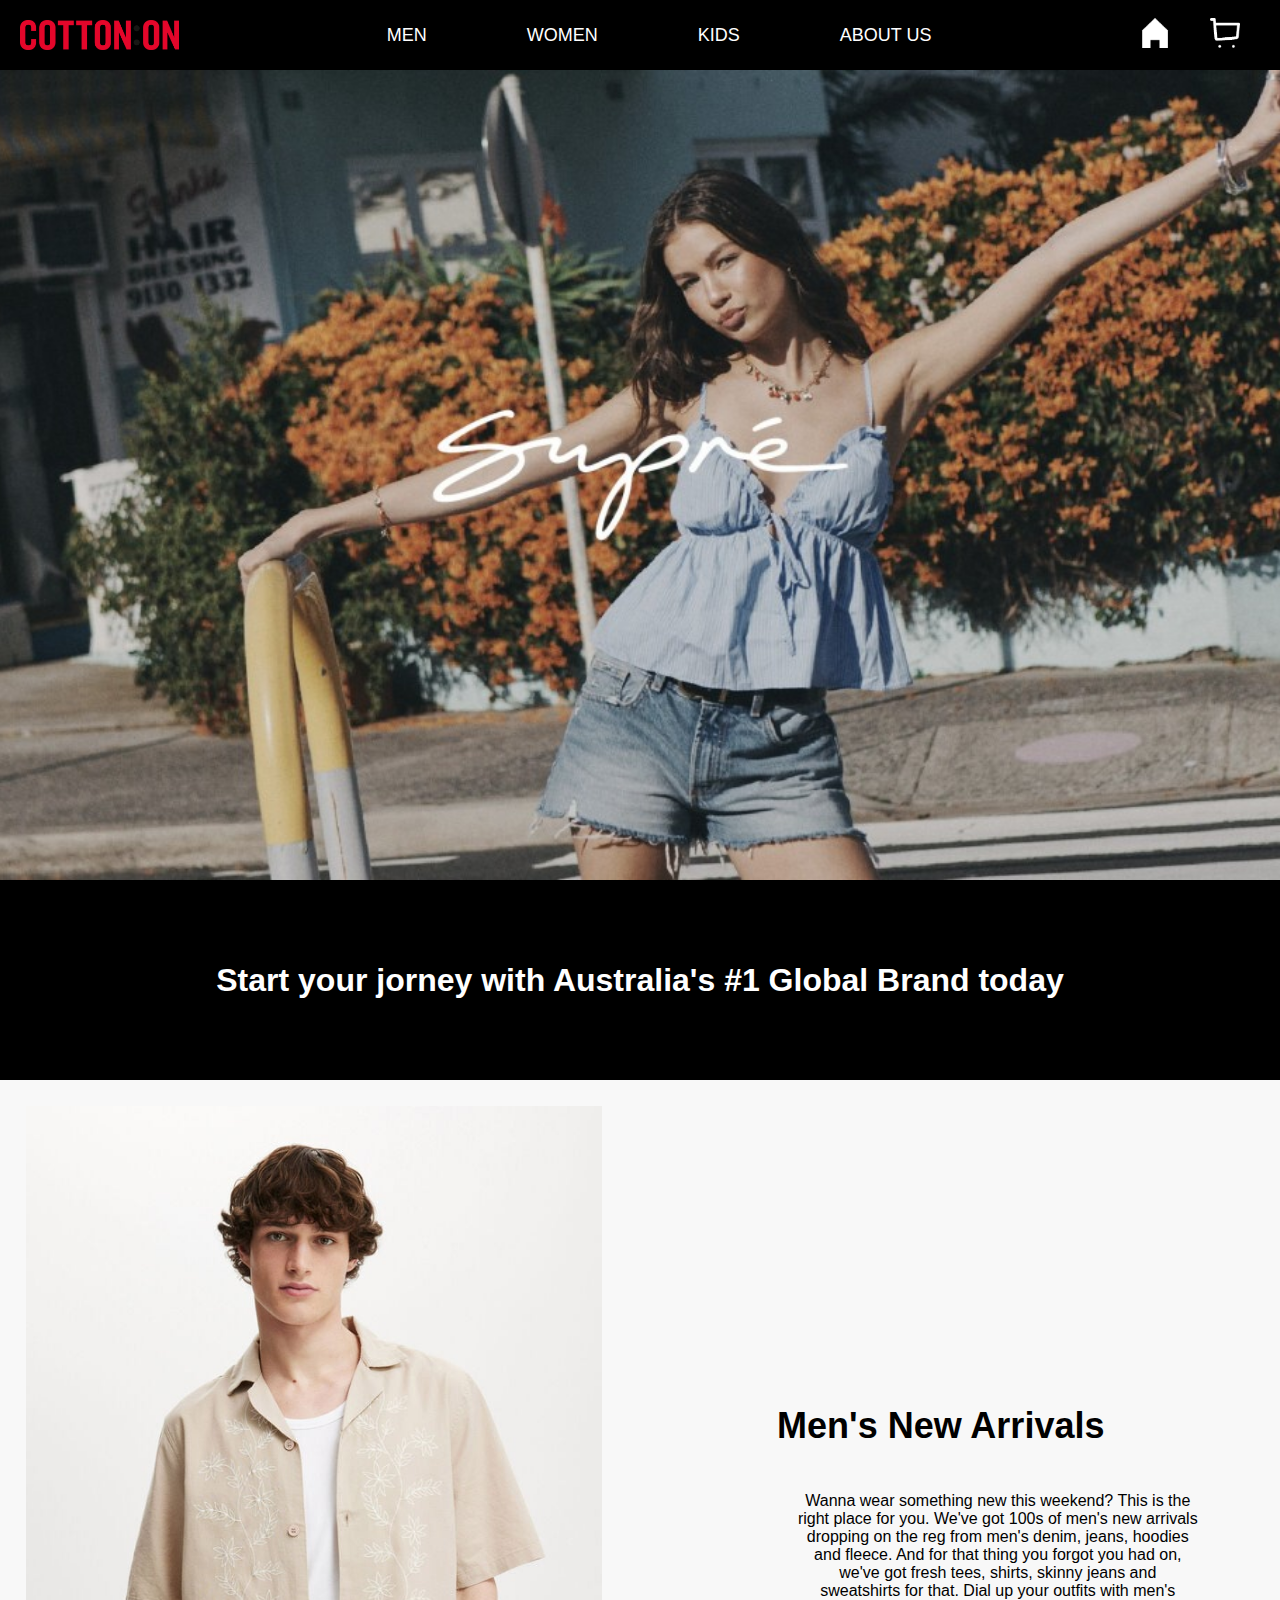
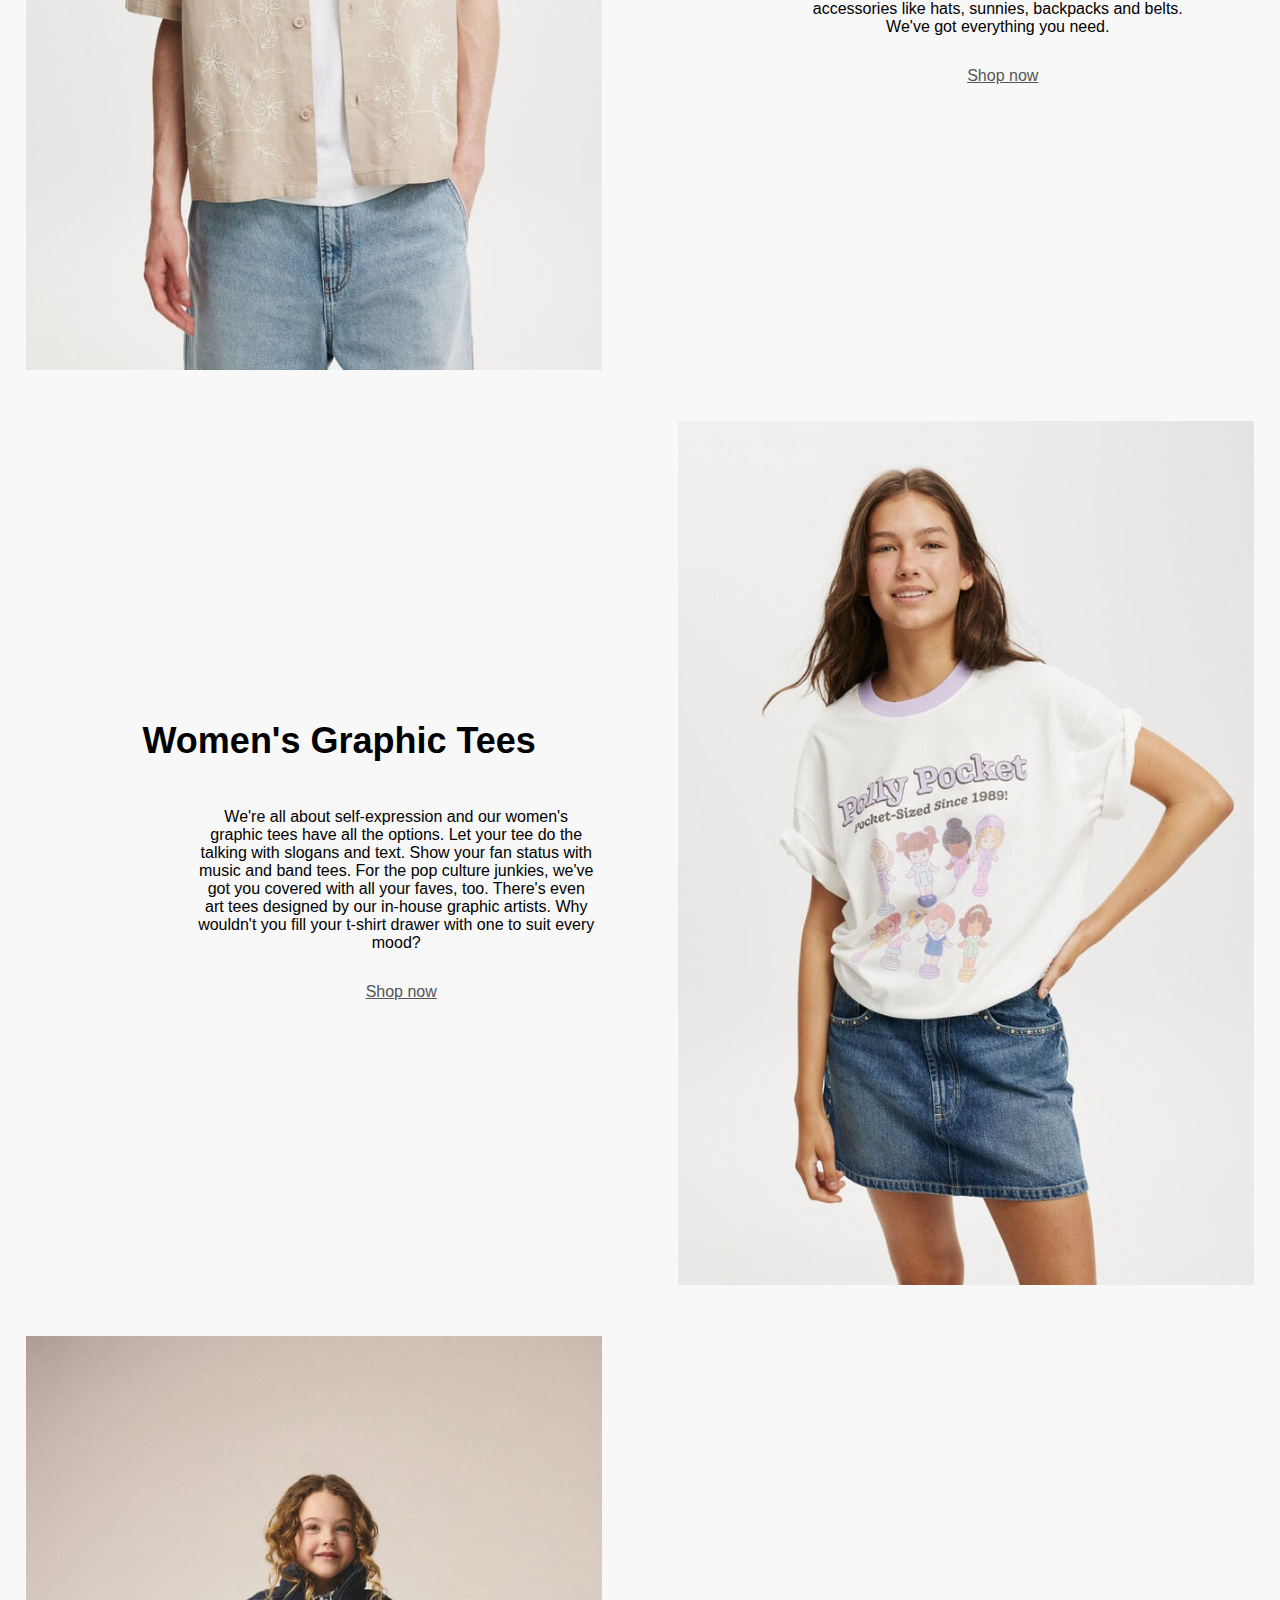
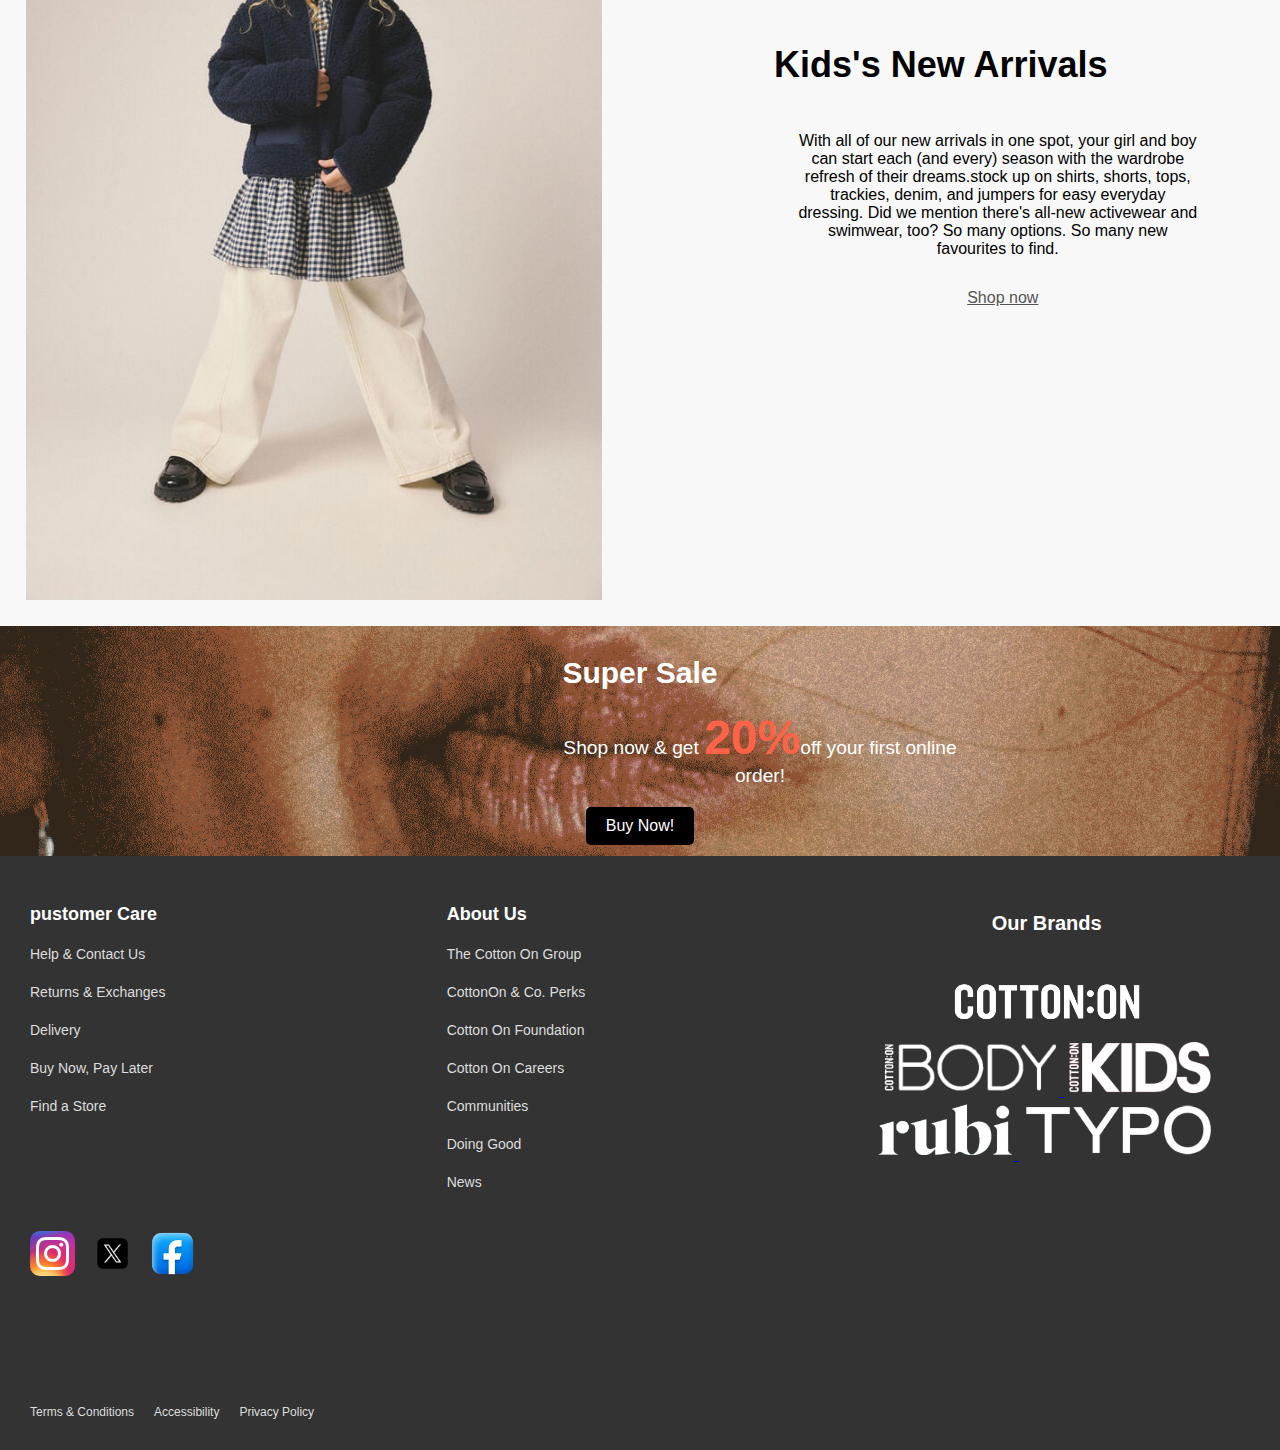
<file: index.html>
<!DOCTYPE html>
<html lang="en">
<head>
    <meta charset="UTF-8">
    <title>Cotton ON Revamp Website</title><link rel="stylesheet" href="Assignment 1 CSS.css"><script src="Assignment 1 JS.js" defer></script>
</head>
<body>
    <header>
        <img src= "images/Cotton_On_logo.png.png" alt="Brand Logo" class="Logo"> 
        <nav class="main-nav">
            <ul>
                <li><a href="men.html">MEN</a></li>
                <li><a href="women.html">WOMEN</a></li>
                <li><a href="kids.html">KIDS</a></li>
                <li><a href="about-us.html">ABOUT US</a></li>
            </ul>
        </nav>
        <div class="dropdown-menu">
          <a href="men.html">MEN</a>
          <a href="women.html">WOMEN</a>
          <a href="kids.html">KIDS</a>
          <a href="about-us.html">ABOUT US</a>
        </div>
       <nav class="header-buttons">
          <a href="index.html"><img src="images/home-button.png" alt="Home button" class="icon"></a>
          <a href="Shopping Cart.html"><img src="images/shopping-cart-button.png" alt="Shopping Cart" class="icon"></a>
          <button class="menu-toggle" aria-label="Toggle Menu"><img src="images/menu" alt="menu" width="45" height="45"></button> <!-- Hamburger Menu -->
       </nav>
    </header>
    <!--Background animation-->
    <div class="background">
    <div class="slider">
        <div class="slide"></div>
        <div class="slide"></div>
        <div class="slide"></div>
        <div class="slide"></div>
        <div class="slide"></div>
    </div>
    </div>
    <section class="box-1">
        <h1>Start your jorney with Australia's #1 Global Brand today</h1>
    </section>
    <!--Content 1-->
      <div class="container">
        <!-- Left Column -->
        <div class="split">
          <img src="images/boy picture short sleeve.jpg" alt="Men">
        </div>
        <!-- Right Column -->
        <div class="split">
          <h2>Men's New Arrivals</h2>
          <p>
            Wanna wear something new this weekend? This is the right place for you. We've got 100s of men's new arrivals dropping on the reg from men's denim, jeans, hoodies and fleece. And for that thing you forgot you had on, we've got fresh tees, shirts, skinny jeans and sweatshirts for that. Dial up your outfits with men's accessories like hats, sunnies, backpacks and belts. We've got everything you need.
          </p>
          <a href="men.html" class="button">Shop now</a>
        </div>
      </div>
          <!--Content 2-->
          <div>
          <div class="container-op">
            <!-- Right Column -->
                <div class="split-op">
                    <img src="images/polly pocket girl pic.jpg" alt="women">
                </div>
            <!-- Left Column -->
            <div class="split-op">
                <h2>Women's Graphic Tees</h2>
                <p>
                    We're all about self-expression and our women's graphic tees have all the options. Let your tee do the talking with slogans and text. Show your fan status with music and band tees. For the pop culture junkies, we've got you covered with all your faves, too. There's even art tees designed by our in-house graphic artists. Why wouldn't you fill your t-shirt drawer with one to suit every mood?
                </p>
                <a href="women.html" class="button">Shop now</a>
          </div>                   
          <!--Content 3-->
      <div class="container">
        <!-- Left Column -->
        <div class="split">
          <img src="images/kid.jpg" alt="Kids">
        </div>
        <!-- Right Column -->
        <div class="split">
          <h2>Kids's New Arrivals</h2>
          <p>
            With all of our new arrivals in one spot, your girl and boy can start each (and every) season with the wardrobe refresh of their dreams.stock up on shirts, shorts, tops, trackies, denim, and jumpers for easy everyday dressing. Did we mention there's all-new activewear and swimwear, too? So many options. So many new favourites to find.
          </p>
          <a href="kids.html" class="button">Shop now</a>
        </div>
      </div>
    <!--Sale-->
    <div class="sale-container">
            <section class="sale-content">
                <h1>Super Sale</h1>
                <p>Shop now & get <span class="sale-percentage">20%</span>off your first online order!</p>
                <a class="sale-button" href="men.html">Buy Now!</a>
            </section>
    </div>
    <footer>
        <div class="footer-container">
          <!-- Customer Care Section -->
          <section id="customer-care" class="footer-links">
            <h3>pustomer Care</h3>
            <ul>
              <li><a href="https://help-sg.cottonon.com/hc/en-us">Help & Contact Us</a></li>
              <li><a href="https://cottonon.com/SG/information-about-returns.html">Returns & Exchanges</a></li>
              <li><a href="https://cottonon.com/SG/delivery-methods.html">Delivery</a></li>
              <li><a href="https://cottonon.com/SG/buynowpaylater.html">Buy Now, Pay Later</a></li>
              <li><a href="https://cottonon.com/SG/store-finder/">Find a Store</a></li>
            </ul>
          </section>
      
          <!-- About Us Section -->
          <section id="about-us" class="footer-links">
            <h3>About Us</h3>
            <ul>
              <li><a href="http://www.cottonongroup.com.au/">The Cotton On Group</a></li>
              <li><a href="https://cottonon.com/SG/perks/welcome/">CottonOn & Co. Perks</a></li>
              <li><a href="https://cottonongroup.com.au/the-good-we-do/cotton-on-foundation/">Cotton On Foundation</a></li>
              <li><a href="http://cottonongroupcareers.com">Cotton On Careers</a></li>
              <li><a href="http://www.cottonongroup.com.au/communities">Communities</a></li>
              <li><a href="https://cottonon.com/SG/the-good/news/">Doing Good</a></li>
              <li><a href="http://www.cottonongroup.com/news/">News</a></li>
            </ul>
          </section>
      
          <!-- Our Brands Section -->
          <section id="footer-brands" class="footer-links">
            <h4>Our Brands</h4>
            <div class="row">
                <!-- Cotton On Logo -->
                <div class="logo">
                    <a href="https://cottonon.com/SG/search/?cgid=womens-new-in" title="Go to Cotton On">
                        <img src="images/Cotton On.png" alt ="Cotton On Logo" class="logo-img">
                    </a>
                    <a href="https://cottonon.com/SG/cottononbody/" title="Go to Body">
                        <img src="images/BODY.png" alt="Body Logo" class="logo-img">
                    </a>
                    <a href="https://cottonon.com/SG/cottononkids/" title="Go to Kids">
                        <img src="images/Kids.png" alt="Kids Logo" class="logo-img">
                    </a>
                    <a href="https://cottonon.com/SG/co/women/womens-accessories/" title="Go to Rubi">
                        <img src="images/RUBI.png" alt="Rubi Logo" class="logo-img">
                    </a>
                    <a href="https://cottonon.com/SG/typo/" title="Go to Typo">
                        <img src="images/TYPO.png" alt="Typo Logo" class="logo-img">
                    </a>
                </div>
              </div>
          </section>
        </div>
        <!-- Social Media Icons -->
        <div id="social-media-icons">
          <a href="https://www.instagram.com/cottonon/?hl=en" title="Follow us on Instagram">
              <img src="images/Instagram_icon.png" alt="Instagram Icon">
          </a>
          <a href="https://x.com/cottonon?lang=en" title="Follow us on X">
              <img src="images/x logo.png" alt="X Icon" width="80" height="80">
          </a>
          <a href="https://www.facebook.com/cottonon/" title="Follow us on Facebook">
              <img src="images/facebook logo.png" alt="Facebook Icon">
          </a>
        </div>
        <!-- Compliance Links Section -->
        <div id="compliance-links-wrapper">
            <div id="terms-and-conditions"><a href="https://cottonon.com/SG/terms.html">Terms & Conditions</a></div>
            <div id="accessibility"><a href="https://cottonon.com/SG/accessibility.html">Accessibility</a></div>
            <div id="privacy-policy"><a href="https://cottonon.com/SG/privacy-policy.html">Privacy Policy</a></div>
        </div>
    </footer>
</body>
</html>
</file>
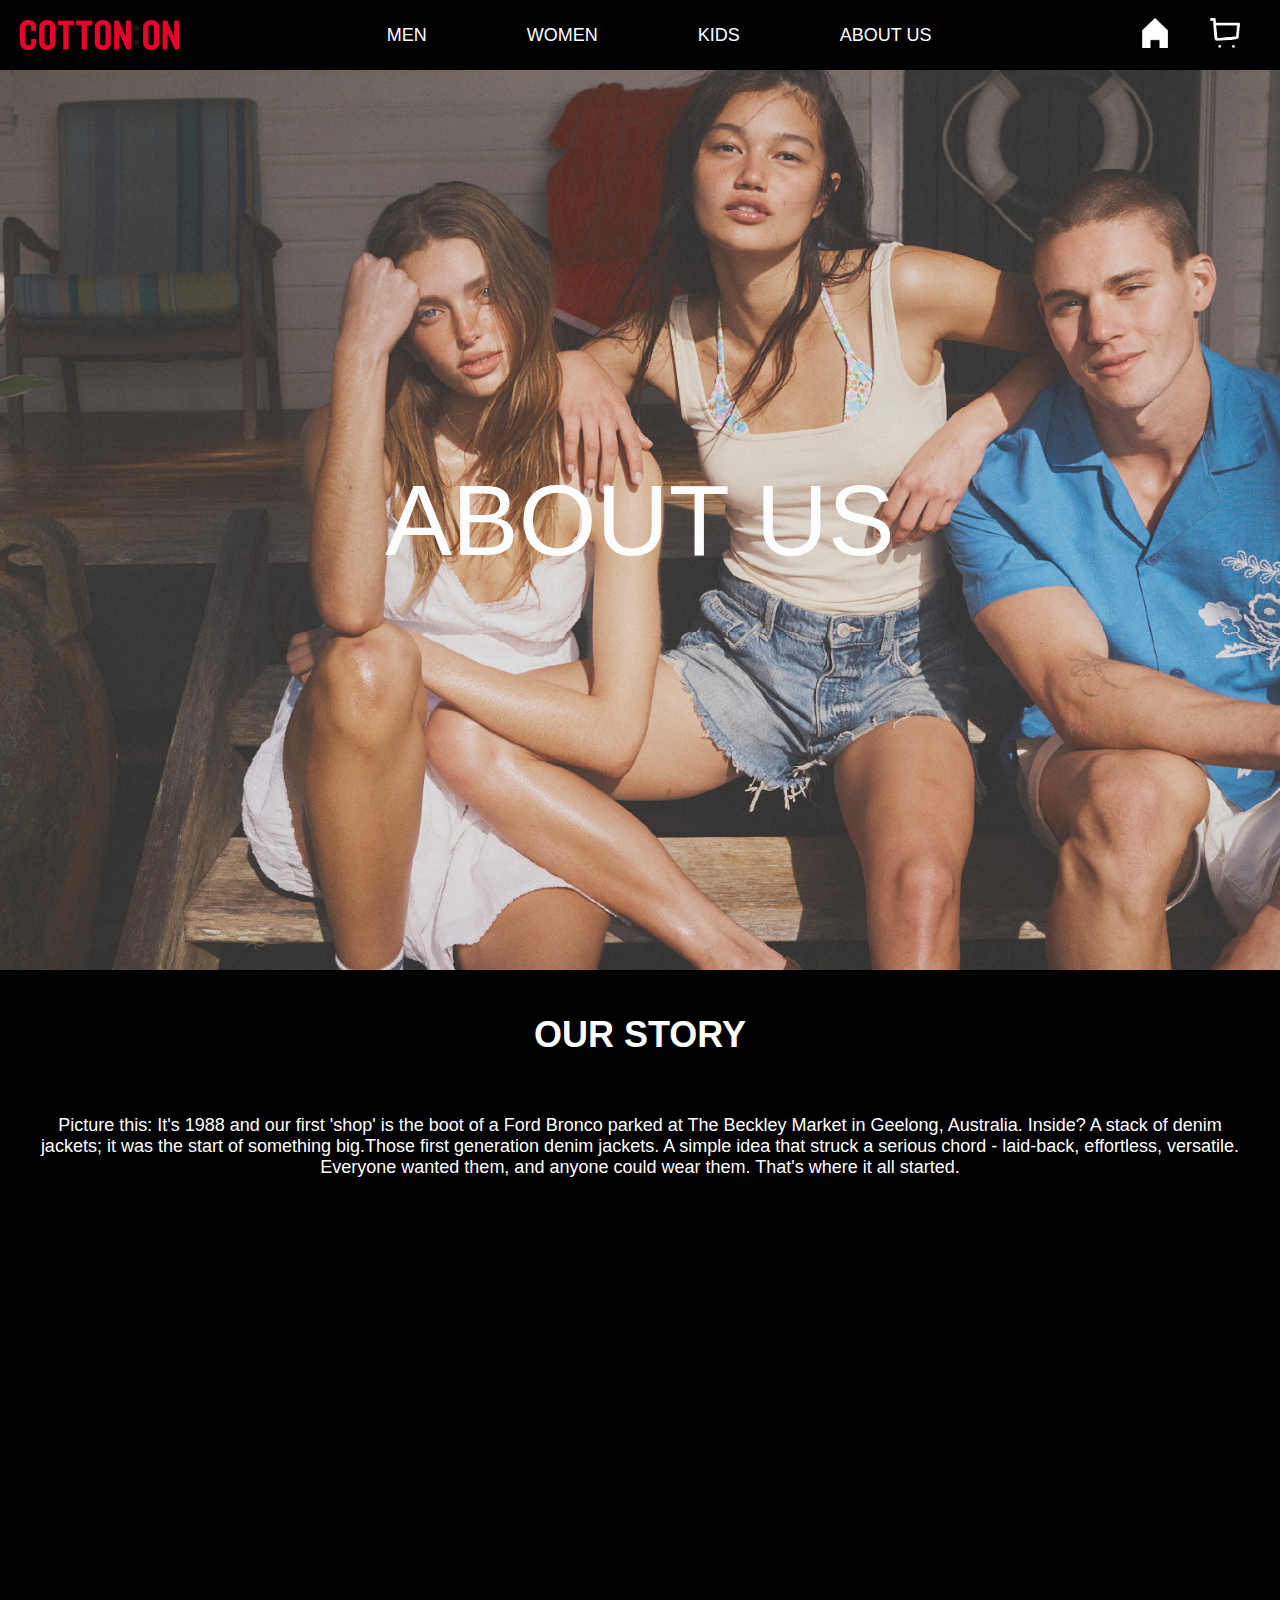
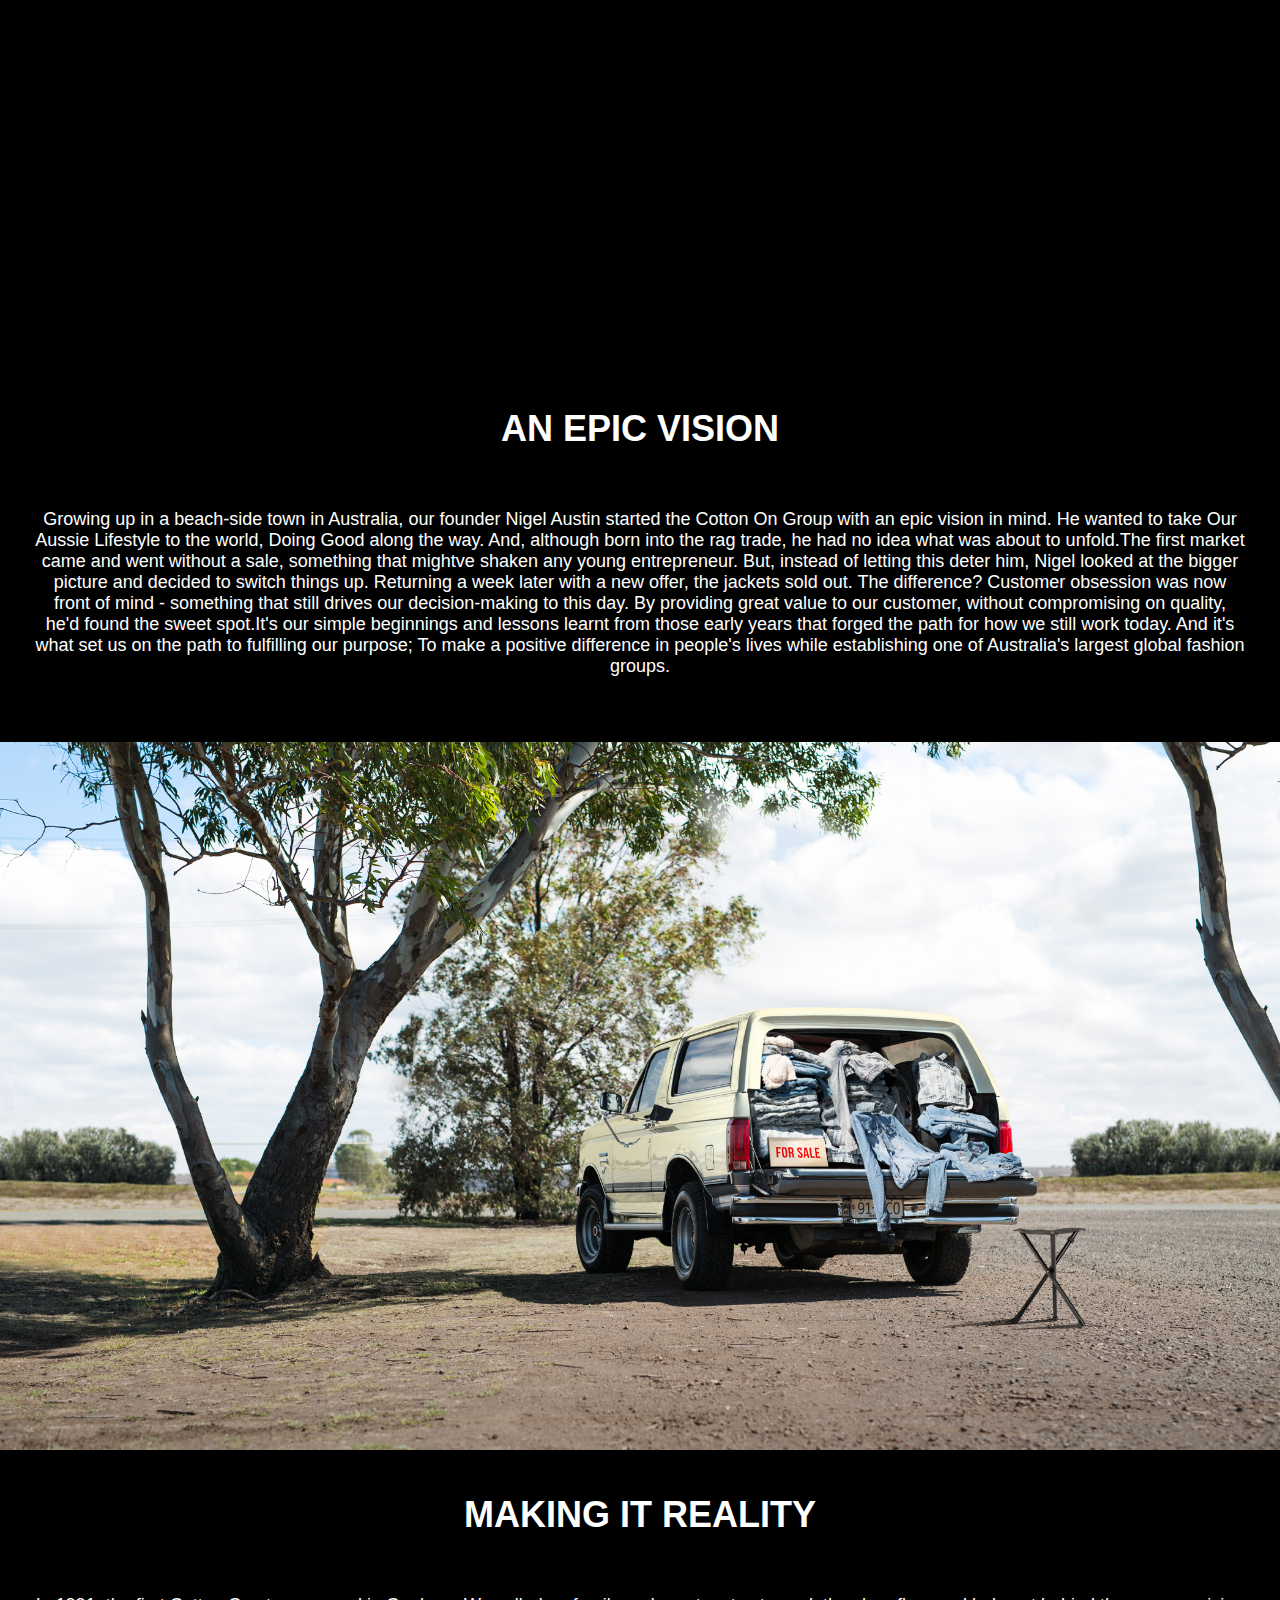
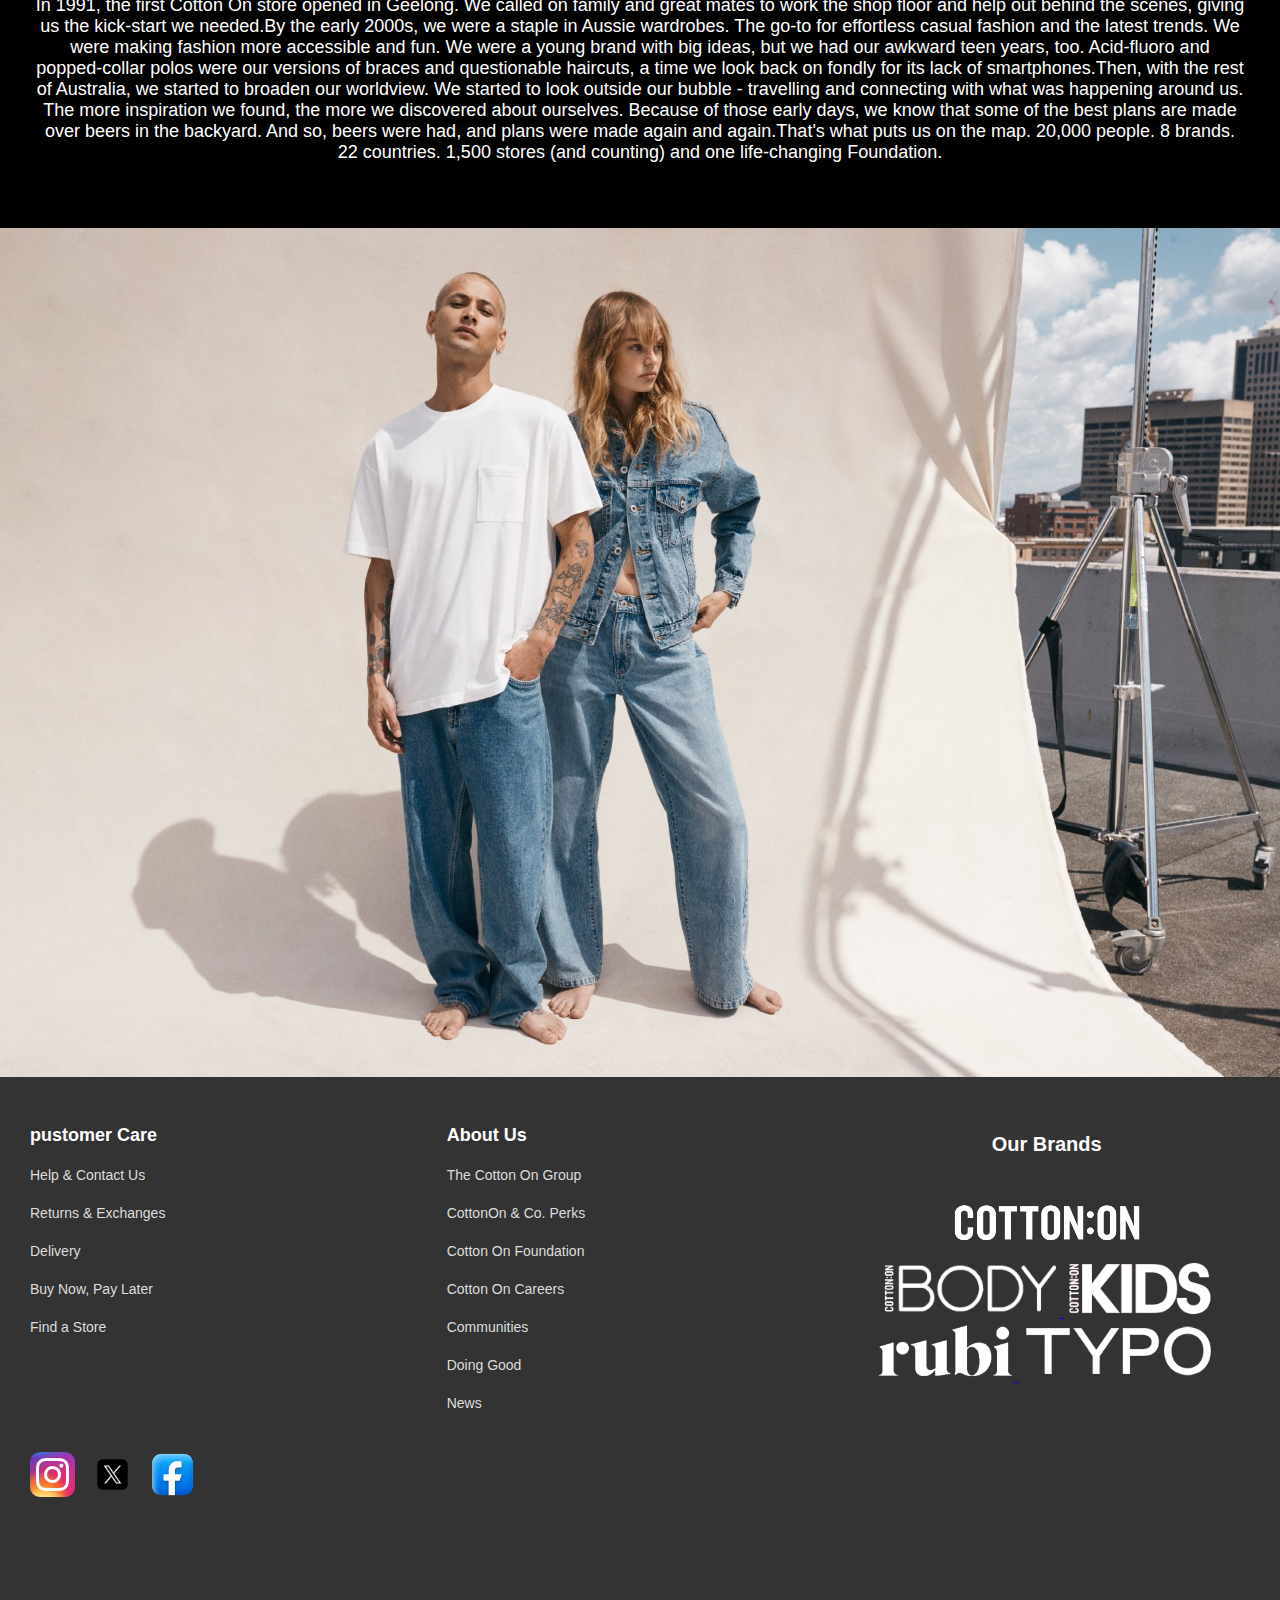
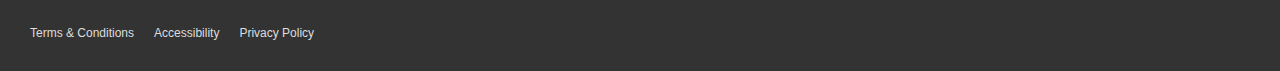
<file: about-us.html>
<!DOCTYPE html>
<html lang="en">
<head>
    <meta charset="UTF-8">
    <title>Cotton ON Revamp Website</title>
    <link rel="stylesheet" href="Assignment 1 CSS.css">
    <script src="Assignment 1 JS.js" defer></script>
</head>
<body>
    <header>
        <img src= "images/Cotton_On_logo.png.png"alt="Brand Logo" class="Logo"> 
        <nav class="main-nav">
            <ul>
                <li><a href="men.html">MEN</a></li>
                <li><a href="women.html">WOMEN</a></li>
                <li><a href="kids.html">KIDS</a></li>
                <li><a href="about-us.html">ABOUT US</a></li>
            </ul>
        </nav>
        <section class="dropdown-menu">
          <a href="men.html">MEN</a>
          <a href="women.html">WOMEN</a>
          <a href="kids.html">KIDS</a>
          <a href="about-us.html">ABOUT US</a>
       </section>
       <nav class="header-buttons">
          <a href="index.html"><img src="images/home-button.png" alt="Home button" class="icon"></a>
          <a href="Shopping Cart.html"><img src="images/shopping-cart-button.png" alt="Shopping Cart" class="icon"></a>
          <button class="menu-toggle" aria-label="Toggle Menu"><img src="images/menu" alt="menu"width="45" height="45"></button> <!-- Hamburger Menu -->
       </nav>
    </header>
    <section class="Background" style="background-image: url('images/image 1.png');">
        <h1>ABOUT US</h1>
    </section>
    <!--CONTENT-->
    <section class="about-us-content">
        <h1>OUR STORY</h1>
        <p>Picture this: It's 1988 and our first 'shop' is the boot of a Ford Bronco parked at The Beckley Market in Geelong, Australia. Inside? A stack of denim jackets; it was the start of something big.Those first generation denim jackets. A simple idea that struck a serious chord - laid-back, effortless, versatile. Everyone wanted them, and anyone could wear them. That's where it all started.</p>
        <iframe width=100%; height=700 src="https://www.youtube.com/embed/0A8S2leppB0?si=a7BAd-8U_pZtVqIJ" title="YouTube video player" frameborder="0" allow="accelerometer; autoplay;autoplay;clipboard-write; encrypted-media; gyroscope; picture-in-picture; web-share;" referrerpolicy="strict-origin-when-cross-origin" allowfullscreen ></iframe>>
        <h1>AN EPIC VISION</h1>
        <p>
        Growing up in a beach-side town in Australia, our founder Nigel Austin started the Cotton On Group with an epic vision in mind. He wanted to take Our Aussie Lifestyle to the world, Doing Good along the way. And, although born into the rag trade, he had no idea what was about to unfold.The first market came and went without a sale, something that mightve shaken any young entrepreneur. But, instead of letting this deter him, Nigel looked at the bigger picture and decided to switch things up. Returning a week later with a new offer, the jackets sold out. The difference? Customer obsession was now front of mind - something that still drives our decision-making to this day. By providing great value to our customer, without compromising on quality, he'd found the sweet spot.It's our simple beginnings and lessons learnt from those early years that forged the path for how we still work today. And it's what set us on the path to fulfilling our purpose; To make a positive difference in people's lives while establishing one of Australia's largest global fashion groups.
        </p>
        <img src="images/about us 2.jpg" class="about-us-image">
        <h1>MAKING IT REALITY</h1>
        <p>
        In 1991, the first Cotton On store opened in Geelong. We called on family and great mates to work the shop floor and help out behind the scenes, giving us the kick-start we needed.By the early 2000s, we were a staple in Aussie wardrobes. The go-to for effortless casual fashion and the latest trends. We were making fashion more accessible and fun. We were a young brand with big ideas, but we had our awkward teen years, too. Acid-fluoro and popped-collar polos were our versions of braces and questionable haircuts, a time we look back on fondly for its lack of smartphones.Then, with the rest of Australia, we started to broaden our worldview. We started to look outside our bubble - travelling and connecting with what was happening around us. The more inspiration we found, the more we discovered about ourselves. Because of those early days, we know that some of the best plans are made over beers in the backyard. And so, beers were had, and plans were made again and again.That's what puts us on the map. 20,000 people. 8 brands. 22 countries. 1,500 stores (and counting) and one life-changing Foundation.
        </p>
        <img src="images/about us 3.jpg" class="about-us-image">
    </section>
    <footer>
        <div class="footer-container">
          <!-- Customer Care Section -->
          <section id="customer-care" class="footer-links">
            <h3>pustomer Care</h3>
            <ul>
              <li><a href="https://help-sg.cottonon.com/hc/en-us">Help & Contact Us</a></li>
              <li><a href="https://cottonon.com/SG/information-about-returns.html">Returns & Exchanges</a></li>
              <li><a href="https://cottonon.com/SG/delivery-methods.html">Delivery</a></li>
              <li><a href="https://cottonon.com/SG/buynowpaylater.html">Buy Now, Pay Later</a></li>
              <li><a href="https://cottonon.com/SG/store-finder/">Find a Store</a></li>
            </ul>
          </section>
      
          <!-- About Us Section -->
          <section id="about-us" class="footer-links">
            <h3>About Us</h3>
            <ul>
              <li><a href="http://www.cottonongroup.com.au/">The Cotton On Group</a></li>
              <li><a href="https://cottonon.com/SG/perks/welcome/">CottonOn & Co. Perks</a></li>
              <li><a href="https://cottonongroup.com.au/the-good-we-do/cotton-on-foundation/">Cotton On Foundation</a></li>
              <li><a href="http://cottonongroupcareers.com">Cotton On Careers</a></li>
              <li><a href="http://www.cottonongroup.com.au/communities">Communities</a></li>
              <li><a href="https://cottonon.com/SG/the-good/news/">Doing Good</a></li>
              <li><a href="http://www.cottonongroup.com/news/">News</a></li>
            </ul>
          </section>
      
          <!-- Our Brands Section -->
          <section id="footer-brands" class="footer-links">
            <h4>Our Brands</h4>
            <div class="row">
                <!-- Cotton On Logo -->
                <div class="logo">
                    <a href="https://cottonon.com/SG/search/?cgid=womens-new-in" title="Go to Cotton On">
                        <img src="images/Cotton On.png" alt ="Cotton On Logo" class="logo-img">
                    </a>
                    <a href="https://cottonon.com/SG/cottononbody/" title="Go to Body">
                        <img src="images/BODY.png" alt="Body Logo" class="logo-img">
                    </a>
                    <a href="https://cottonon.com/SG/cottononkids/" title="Go to Kids">
                        <img src="images/Kids.png" alt="Kids Logo" class="logo-img">
                    </a>
                    <a href="https://cottonon.com/SG/co/women/womens-accessories/" title="Go to Rubi">
                        <img src="images/RUBI.png" alt="Rubi Logo" class="logo-img">
                    </a>
                    <a href="https://cottonon.com/SG/typo/" title="Go to Typo">
                        <img src="images/TYPO.png" alt="Typo Logo" class="logo-img">
                    </a>
                </div>
            </div>
          </section>
        </div>
        <!-- Social Media Icons -->
        <div id="social-media-icons">
          <a href="https://www.instagram.com/cottonon/?hl=en" title="Follow us on Instagram">
              <img src="images/Instagram_icon.png" alt="Instagram Icon">
          </a>
          <a href="https://x.com/cottonon?lang=en" title="Follow us on X">
              <img src="images/x logo.png" alt="X Icon" width="80" height="80">
          </a>
          <a href="https://www.facebook.com/cottonon/" title="Follow us on Facebook">
              <img src="images/facebook logo.png" alt="Facebook Icon">
          </a>
        </div>
        <!-- Compliance Links Section -->
        <div id="compliance-links-wrapper">
            <div id="terms-and-conditions"><a href="https://cottonon.com/SG/terms.html">Terms & Conditions</a></div>
            <div id="accessibility"><a href="https://cottonon.com/SG/accessibility.html">Accessibility</a></div>
            <div id="privacy-policy"><a href="https://cottonon.com/SG/privacy-policy.html">Privacy Policy</a></div>
        </div>
    </footer>
</body>
</html>
</file>
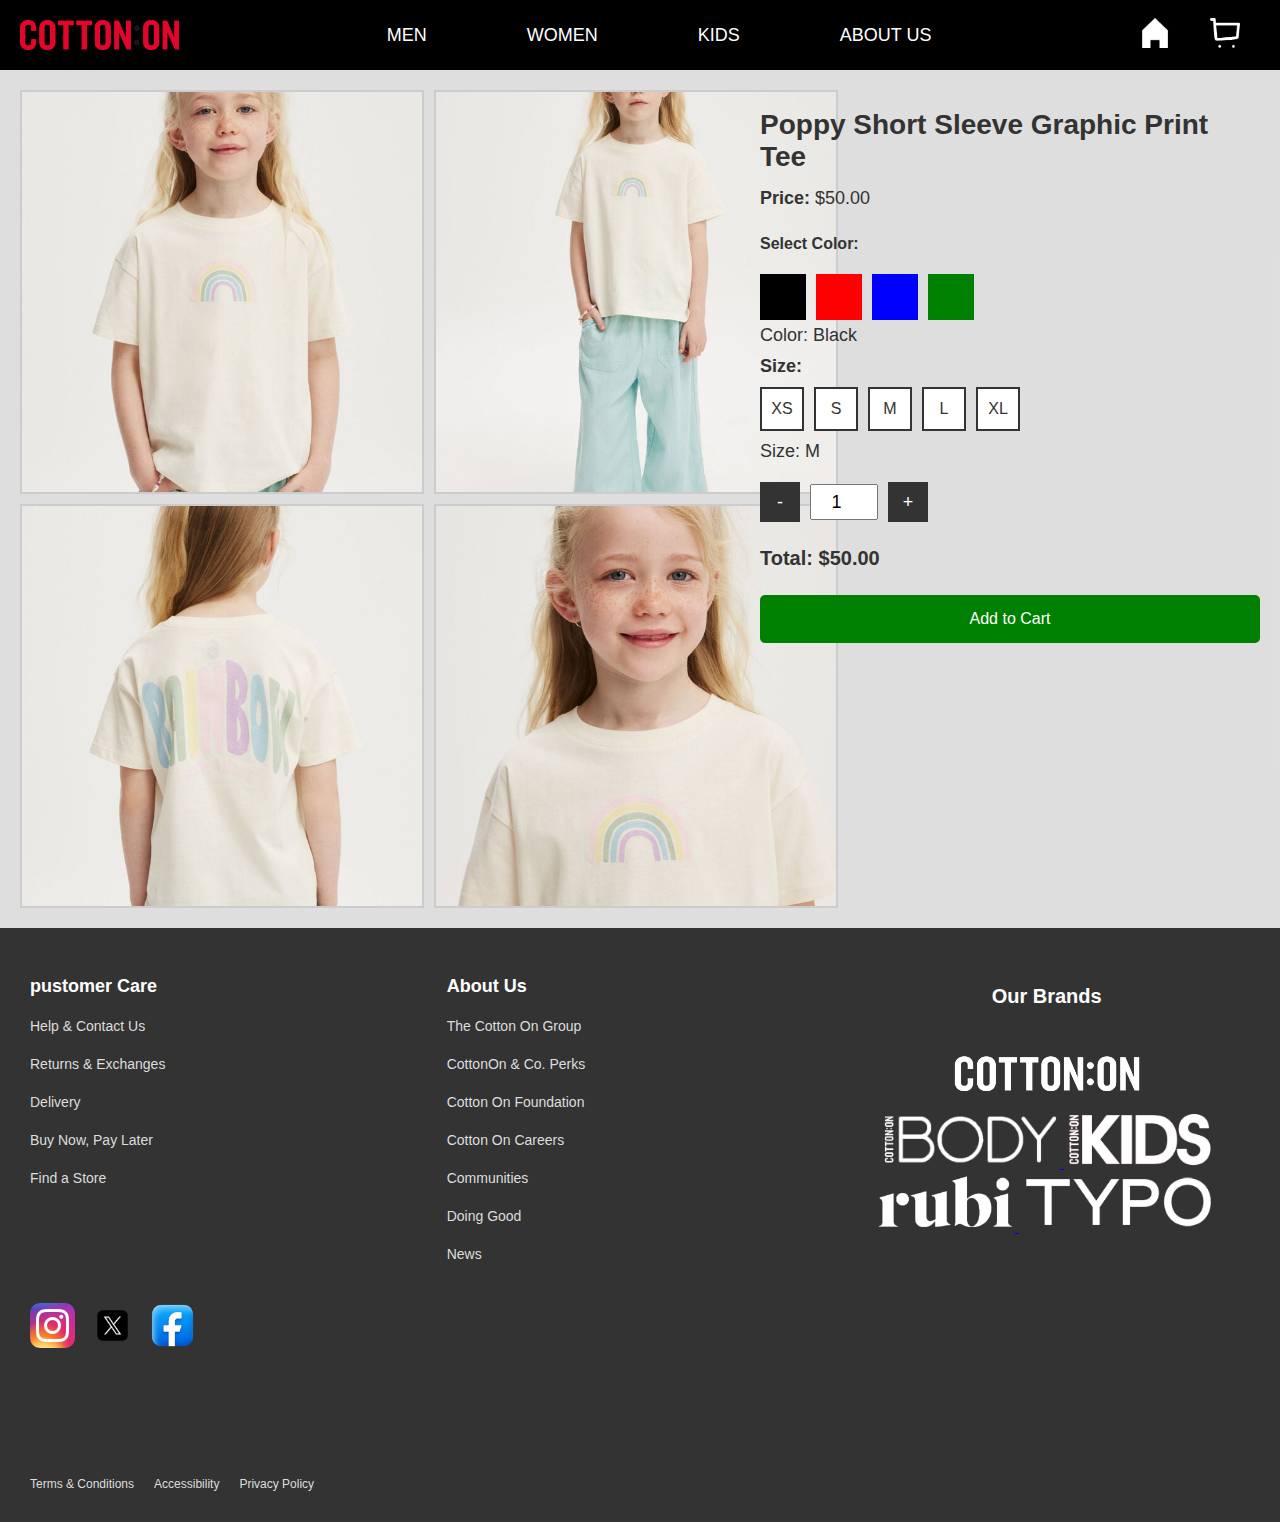
<file: Add to Cart.html>
<!DOCTYPE html>
<html lang="en">
<head>
    <meta charset="UTF-8">
    <title>Cotton ON Revamp Website</title>
    <link rel="stylesheet" href="Assignment 1 CSS.css">
    <script src="Assignment 1 JS.js" defer></script>
</head>
<header>
    <img src= "images/Cotton_On_logo.png.png"alt="Brand Logo" class="Logo"> 
    <nav class="main-nav">
        <ul>
            <li><a href="men.html">MEN</a></li>
            <li><a href="women.html">WOMEN</a></li>
            <li><a href="kids.html">KIDS</a></li>
            <li><a href="about-us.html">ABOUT US</a></li>
        </ul>
    </nav>
    <section class="dropdown-menu">
      <a href="men.html">MEN</a>
      <a href="women.html">WOMEN</a>
      <a href="kids.html">KIDS</a>
      <a href="about-us.html">ABOUT US</a>
   </section>
   <nav class="header-buttons">
      <a href="index.html"><img src="images/home-button.png" alt="Home button" class="icon"></a>
      <a href="Shopping Cart.html"><img src="images/shopping-cart-button.png" alt="Shopping Cart" class="icon"></a>
      <button class="menu-toggle" aria-label="Toggle Menu"><img src="images/menu" alt="menu"width="45" height="45"></button> <!-- Hamburger Menu -->
   </nav>

</header>
<body>
    <section class="product-page">
        <section class="product-layout">
            <!-- Left Section: Images -->
            <section class="image-container">
                <img src="images/chosen kid 1.jpg" alt="Product 1">
                <img src="images/chosen kid 2.jpg" alt="Product 2">
                <img src="images/chosen kid 3.jpg" alt="Product 3">
                <img src="images/chosen kid 4.jpg" alt="Product 4">
            </section>

            <!-- Right Section: Details -->
            <section class="details-container">
                <h1>Poppy Short Sleeve Graphic Print Tee</h1>
                <p><strong>Price:</strong> $50.00</p>

                <!-- Color Selection -->
                <section class="color-selection">
                    <h4>Select Color:</h4>
                    <section class="color-boxes">
                        <section class="color-box" style="background-color: black;" data-color="Black"></section>
                        <section class="color-box" style="background-color: red;" data-color="Red"></section>
                        <section class="color-box" style="background-color: blue;" data-color="Blue"></section>
                        <section class="color-box" style="background-color: green;" data-color="Green"></section>
                    </section>
                    <p>Color: <span id="selected-color">Black</span></p>
                </section>

                <!-- Size Selector -->
                <section class="size-selector">
                    <p><strong>Size:</strong></p>
                    <section class="size-options">
                        <section class="size-box" data-size="XS">XS</section>
                        <section class="size-box" data-size="S">S</section>
                        <section class="size-box" data-size="M">M</section>
                        <section class="size-box" data-size="L">L</section>
                        <section class="size-box" data-size="XL">XL</section>
                    </section>
                    <p id="selected-size">Size: M</p>
                </section>

                <!-- Quantity Control -->
                <section class="quantity-control">
                    <button class="quantity-btn" id="decrease">-</button>
                    <input type="number" id="quantity" value="1" min="1">
                    <button class="quantity-btn" id="increase">+</button>
                </section>

                <!-- Total Price -->
                <p id="total-price"><strong>Total:</strong> $50.00</p>
                <a href="Shopping Cart.html" class="add-to-cart-btn">Add to Cart</a>
            </section>
        </section>
        <footer>
            <div class="footer-container">
              <!-- Customer Care Section -->
              <section id="customer-care" class="footer-links">
                <h3>pustomer Care</h3>
                <ul>
                  <li><a href="https://help-sg.cottonon.com/hc/en-us">Help & Contact Us</a></li>
                  <li><a href="https://cottonon.com/SG/information-about-returns.html">Returns & Exchanges</a></li>
                  <li><a href="https://cottonon.com/SG/delivery-methods.html">Delivery</a></li>
                  <li><a href="https://cottonon.com/SG/buynowpaylater.html">Buy Now, Pay Later</a></li>
                  <li><a href="https://cottonon.com/SG/store-finder/">Find a Store</a></li>
                </ul>
              </section>
          
              <!-- About Us Section -->
              <section id="about-us" class="footer-links">
                <h3>About Us</h3>
                <ul>
                  <li><a href="http://www.cottonongroup.com.au/">The Cotton On Group</a></li>
                  <li><a href="https://cottonon.com/SG/perks/welcome/">CottonOn & Co. Perks</a></li>
                  <li><a href="https://cottonongroup.com.au/the-good-we-do/cotton-on-foundation/">Cotton On Foundation</a></li>
                  <li><a href="http://cottonongroupcareers.com">Cotton On Careers</a></li>
                  <li><a href="http://www.cottonongroup.com.au/communities">Communities</a></li>
                  <li><a href="https://cottonon.com/SG/the-good/news/">Doing Good</a></li>
                  <li><a href="http://www.cottonongroup.com/news/">News</a></li>
                </ul>
              </section>
          
              <!-- Our Brands Section -->
              <section id="footer-brands" class="footer-links">
                <h4>Our Brands</h4>
                <div class="row">
                    <!-- Cotton On Logo -->
                    <div class="logo">
                        <a href="https://cottonon.com/SG/search/?cgid=womens-new-in" title="Go to Cotton On">
                            <img src="images/Cotton On.png" alt ="Cotton On Logo" class="logo-img">
                        </a>
                        <a href="https://cottonon.com/SG/cottononbody/" title="Go to Body">
                            <img src="images/BODY.png" alt="Body Logo" class="logo-img">
                        </a>
                        <a href="https://cottonon.com/SG/cottononkids/" title="Go to Kids">
                            <img src="images/Kids.png" alt="Kids Logo" class="logo-img">
                        </a>
                        <a href="https://cottonon.com/SG/co/women/womens-accessories/" title="Go to Rubi">
                            <img src="images/RUBI.png" alt="Rubi Logo" class="logo-img">
                        </a>
                        <a href="https://cottonon.com/SG/typo/" title="Go to Typo">
                            <img src="images/TYPO.png" alt="Typo Logo" class="logo-img">
                        </a>
                    </div>
                </div>
              </section>
            </div>
            <!-- Social Media Icons -->
            <div id="social-media-icons">
              <a href="https://www.instagram.com/cottonon/?hl=en" title="Follow us on Instagram">
                  <img src="images/Instagram_icon.png" alt="Instagram Icon">
              </a>
              <a href="https://x.com/cottonon?lang=en" title="Follow us on X">
                  <img src="images/x logo.png" alt="X Icon" width="80" height="80">
              </a>
              <a href="https://www.facebook.com/cottonon/" title="Follow us on Facebook">
                  <img src="images/facebook logo.png" alt="Facebook Icon">
              </a>
            </div>
            <!-- Compliance Links Section -->
            <div id="compliance-links-wrapper">
                <div id="terms-and-conditions"><a href="https://cottonon.com/SG/terms.html">Terms & Conditions</a></div>
                <div id="accessibility"><a href="https://cottonon.com/SG/accessibility.html">Accessibility</a></div>
                <div id="privacy-policy"><a href="https://cottonon.com/SG/privacy-policy.html">Privacy Policy</a></div>
            </div>
        </footer>
    </section>
</body>
</html>
</file>
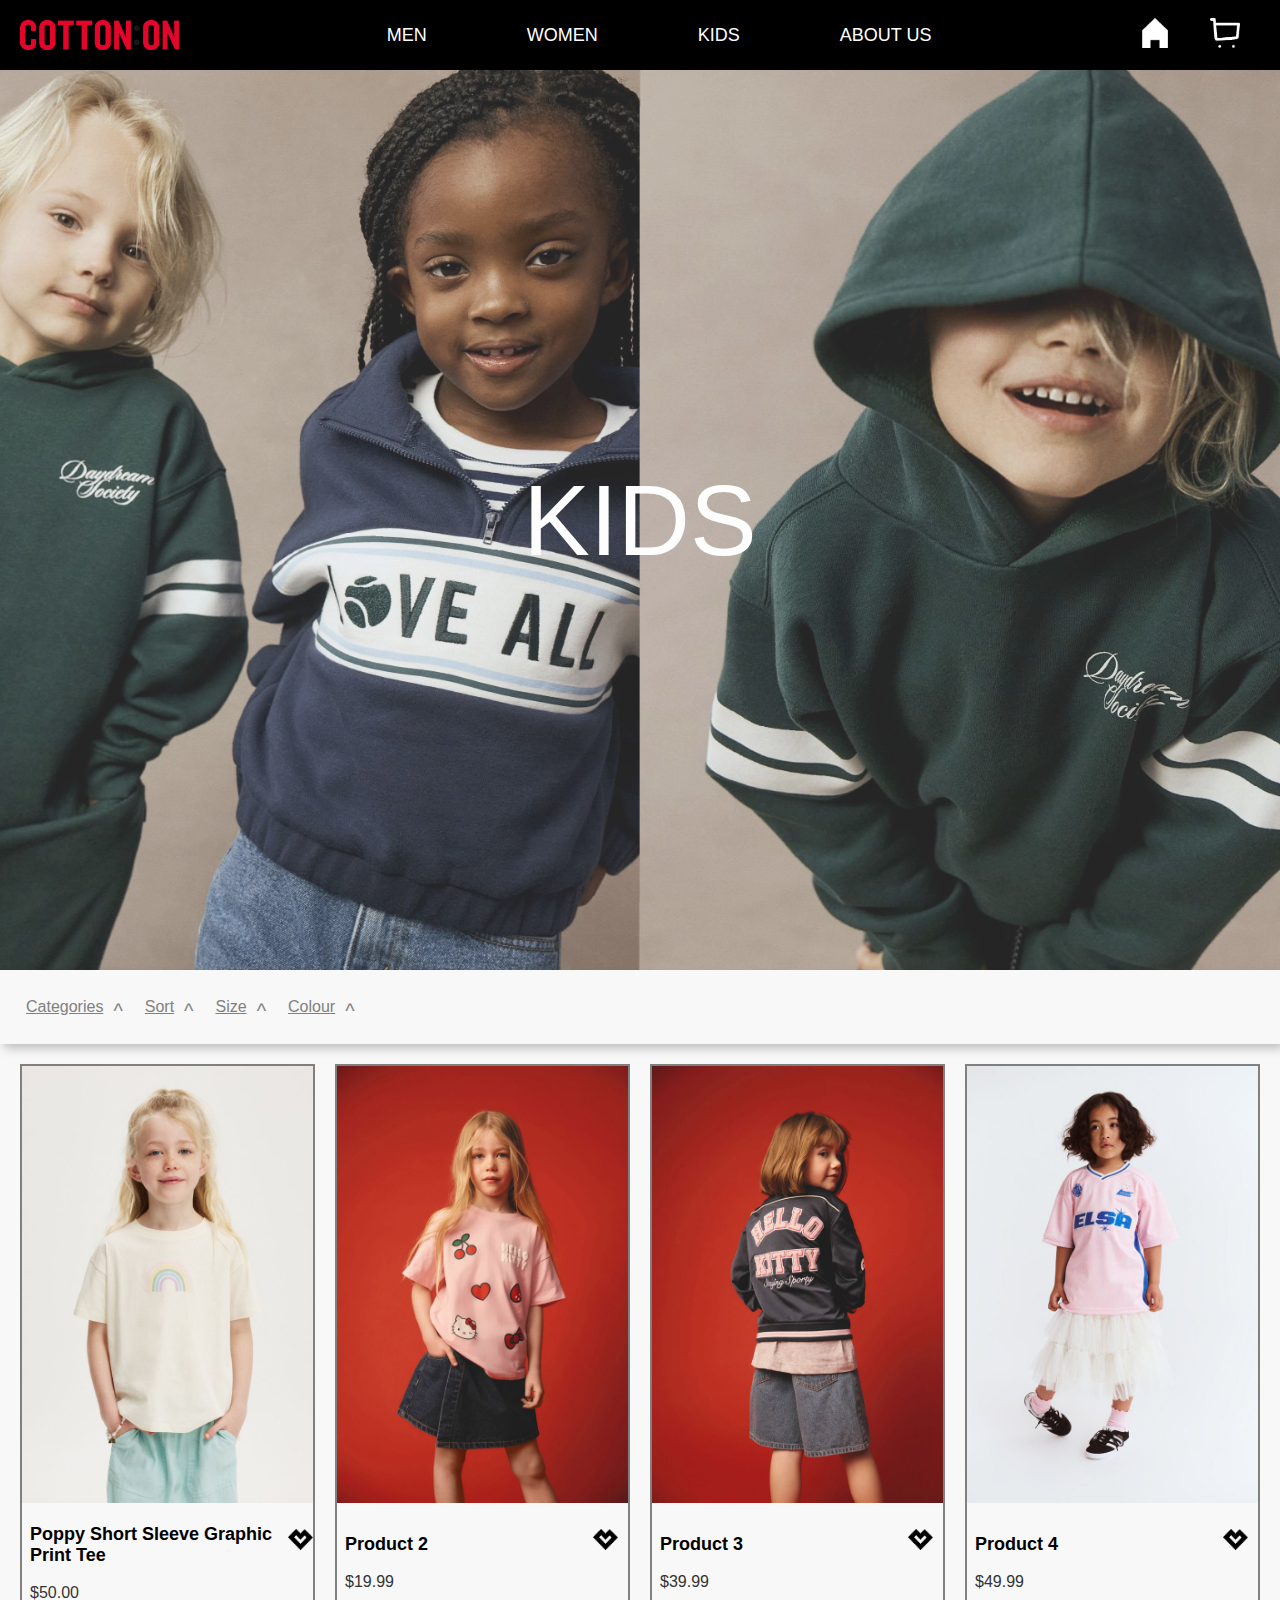
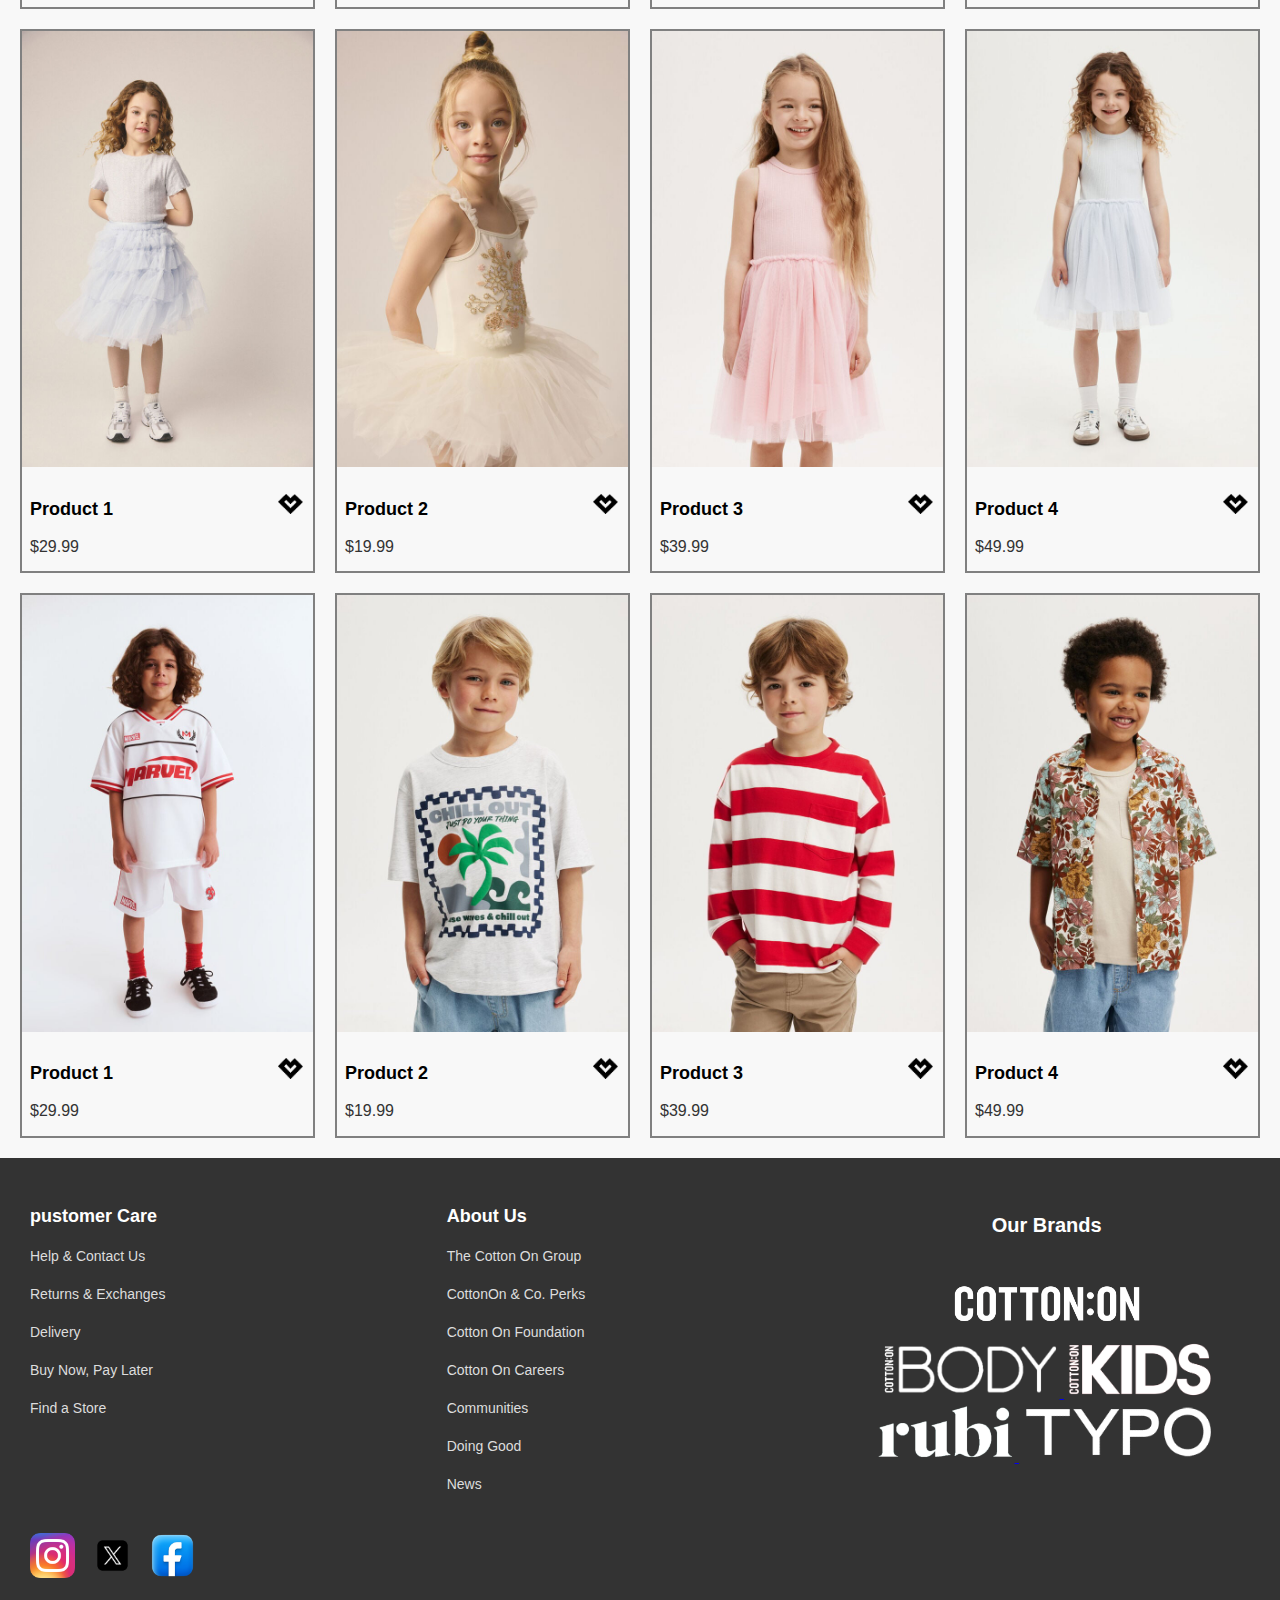
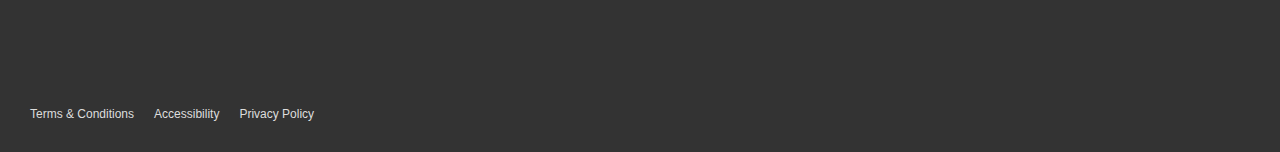
<file: kids.html>
<!DOCTYPE html>
<html lang="en">
<head>
    <meta charset="UTF-8">
    <title>Cotton ON Revamp Website</title>
    <link rel="stylesheet" href="Assignment 1 CSS.css">
    <script src="Assignment 1 JS.js" defer></script>
</head>
<body>
    <header>
        <img src= "images/Cotton_On_logo.png.png"alt="Brand Logo" class="Logo"> 
        <nav class="main-nav">
            <ul>
                <li><a href="men.html">MEN</a></li>
                <li><a href="women.html">WOMEN</a></li>
                <li><a href="kids.html">KIDS</a></li>
                <li><a href="about-us.html">ABOUT US</a></li>
            </ul>
        </nav>
        <section class="dropdown-menu">
          <a href="men.html">MEN</a>
          <a href="women.html">WOMEN</a>
          <a href="kids.html">KIDS</a>
          <a href="about-us.html">ABOUT US</a>
       </section>
       <nav class="header-buttons">
          <a href="index.html"><img src="images/home-button.png" alt="Home button" class="icon"></a>
          <a href="Shopping Cart.html"><img src="images/shopping-cart-button.png" alt="Shopping Cart" class="icon"></a>
          <button class="menu-toggle" aria-label="Toggle Menu"><img src="images/menu" alt="menu"width="45" height="45"></button> <!-- Hamburger Menu -->
       </nav>
    </header>
    <section class="Background" style="background-image: url('images/image 3.png');">
        <h1>KIDS</h1>
    </section>
        <!--content-->
        <section class="filter-bar">
            <!-- Categories Dropdown -->
            <section class="dropdown">
                <button class="dropbtn" onclick="toggleDropdown(this)">
                    <span class="filter-item">Categories</span><span class="arrow">^</span>
                </button>
                <section class="dropdown-content">
                    <button class="dropdown-item">T-Shirts</button>
                    <button class="dropdown-item">Short Sleeve</button>
                    <button class="dropdown-item">Long Sleeve</button>
                    <button class="dropdown-item">Pants</button>
                    <button class="dropdown-item">Jackets</button>
                </section>
            </section>
        
            <!-- Sort Dropdown -->
            <section class="dropdown">
                <button class="dropbtn" onclick="toggleDropdown(this)">
                    <span class="filter-item">Sort</span><span class="arrow">^</span>
                </button>
                <section class="dropdown-content">
                    <button class="dropdown-item">New In</button>
                    <button class="dropdown-item">Most Popular</button>
                    <button class="dropdown-item">Price High to Low</button>
                    <button class="dropdown-item">Price Low to High</button>
                </section>
            </section>
        
            <!-- Size Dropdown -->
            <section class="dropdown">
                <button class="dropbtn" onclick="toggleDropdown(this)">
                    <span class="filter-item">Size</span><span class="arrow">^</span>
                </button>
                <section class="dropdown-content">
                    <button class="dropdown-item">6 / 2XS</button>
                    <button class="dropdown-item">8 / XS</button>
                    <button class="dropdown-item">10 / S</button>
                    <button class="dropdown-item">12 / M</button>
                    <button class="dropdown-item">14 / L</button>
                    <button class="dropdown-item">16 / XL</button>
                </section>
            </section>
        
            <!-- Color Dropdown -->
            <section class="dropdown">
                <button class="dropbtn" onclick="toggleDropdown(this)">
                    <span class="filter-item">Colour</span><span class="arrow">^</span>
                </button>
                <section class="dropdown-content">
                    <button class="dropdown-item">White</button>
                    <button class="dropdown-item">Blue</button>
                    <button class="dropdown-item">Grey</button>
                    <button class="dropdown-item">Green</button>
                    <button class="dropdown-item">Red</button>
                    <button class="dropdown-item">Black</button>
                </section>
            </section>
        </section>
        <!--product-->
        <section class="product-container">
            <section class="product-item">
                <img src="images/chosen kid 1.jpg" alt="Product 1">
                <section class="product-info">
                    <section class="product-text">
                        <h3>Poppy Short Sleeve Graphic Print Tee</h3>
                        <p>$50.00</p>
                    </section>
                    <a href="Add to Cart.html">
                        <img class="add-to-cart" src="images/add to cart.png" alt="Add to Cart">
                    </a>
                </section>
            </section>
            <section class="product-item">
                <img src="images/kid image1.jpg" alt="Product 2">
                <section class="product-info">
                    <section class="product-text">
                        <h3>Product 2</h3>
                        <p>$19.99</p>
                    </section>
                    <a href="Add to Cart.html">
                        <img class="add-to-cart" src="images/add to cart.png" alt="Add to Cart">
                    </a>
                </section>
            </section>
            <section class="product-item">
                <img src="images/kid image2.jpg" alt="Product 3">
                <section class="product-info">
                    <section class="product-text">
                        <h3>Product 3</h3>
                        <p>$39.99</p>
                    </section>
                    <a href="Add to Cart.html">
                        <img class="add-to-cart" src="images/add to cart.png" alt="Add to Cart">
                    </a>
                </section>
            </section>
            <section class="product-item">
                <img src="images/kid image3.jpg" alt="Product 4">
                <section class="product-info">
                    <section class="product-text">
                        <h3>Product 4</h3>
                        <p>$49.99</p>
                    </section>
                    <a href="Add to Cart.html">
                        <img class="add-to-cart" src="images/add to cart.png" alt="Add to Cart">
                    </a>
                </section>
            </section>
            <section class="product-item">
                <img src="images/kid image4.jpg" alt="Product 1">
                <section class="product-info">
                    <section class="product-text">
                        <h3>Product 1</h3>
                        <p>$29.99</p>
                    </section>
                    <a href="Add to Cart.html">
                        <img class="add-to-cart" src="images/add to cart.png" alt="Add to Cart">
                    </a>
                </section>
            </section>
            <section class="product-item">
                <img src="images/kid image5.jpg" alt="Product 2">
                <section class="product-info">
                    <section class="product-text">
                        <h3>Product 2</h3>
                        <p>$19.99</p>
                    </section>
                    <a href="Add to Cart.html">
                        <img class="add-to-cart" src="images/add to cart.png" alt="Add to Cart">
                    </a>
                </section>
            </section>
            <section class="product-item">
                <img src="images/kid image6.jpg" alt="Product 3">
                <section class="product-info">
                    <section class="product-text">
                        <h3>Product 3</h3>
                        <p>$39.99</p>
                    </section>
                    <a href="Add to Cart.html">
                        <img class="add-to-cart" src="images/add to cart.png" alt="Add to Cart">
                    </a>
                </section>
            </section>
            <section class="product-item">
                <img src="images/kid image7.jpg" alt="Product 4">
                <section class="product-info">
                    <section class="product-text">
                        <h3>Product 4</h3>
                        <p>$49.99</p>
                    </section>
                    <a href="Add to Cart.html">
                        <img class="add-to-cart" src="images/add to cart.png" alt="Add to Cart">
                    </a>
                </section>
            </section>
            <section class="product-item">
                <img src="images/kid image8.jpg" alt="Product 1">
                <section class="product-info">
                    <section class="product-text">
                        <h3>Product 1</h3>
                        <p>$29.99</p>
                    </section>
                    <a href="Add to Cart.html">
                        <img class="add-to-cart" src="images/add to cart.png" alt="Add to Cart">
                    </a>
                </section>
            </section>
            <section class="product-item">
                <img src="images/kid image9.jpg" alt="Product 2">
                <section class="product-info">
                    <section class="product-text">
                        <h3>Product 2</h3>
                        <p>$19.99</p>
                    </section>
                    <a href="Add to Cart.html">
                        <img class="add-to-cart" src="images/add to cart.png" alt="Add to Cart">
                    </a>
                </section>
            </section>
            <section class="product-item">
                <img src="images/kid image10.jpg" alt="Product 3">
                <section class="product-info">
                    <section class="product-text">
                        <h3>Product 3</h3>
                        <p>$39.99</p>
                    </section>
                    <a href="Add to Cart.html">
                        <img class="add-to-cart" src="images/add to cart.png" alt="Add to Cart">
                    </a>
                </section>
            </section>
            <section class="product-item">
                <img src="images/kid image11.jpg" alt="Product 4">
                <section class="product-info">
                    <section class="product-text">
                        <h3>Product 4</h3>
                        <p>$49.99</p>
                    </section>
                    <a href="Add to Cart.html">
                        <img class="add-to-cart" src="images/add to cart.png" alt="Add to Cart">
                    </a>
                </section>
            </section>
            <!-- Repeat the product-item blocks for more products -->
        </section>
        <footer>
            <div class="footer-container">
              <!-- Customer Care Section -->
              <section id="customer-care" class="footer-links">
                <h3>pustomer Care</h3>
                <ul>
                  <li><a href="https://help-sg.cottonon.com/hc/en-us">Help & Contact Us</a></li>
                  <li><a href="https://cottonon.com/SG/information-about-returns.html">Returns & Exchanges</a></li>
                  <li><a href="https://cottonon.com/SG/delivery-methods.html">Delivery</a></li>
                  <li><a href="https://cottonon.com/SG/buynowpaylater.html">Buy Now, Pay Later</a></li>
                  <li><a href="https://cottonon.com/SG/store-finder/">Find a Store</a></li>
                </ul>
              </section>
          
              <!-- About Us Section -->
              <section id="about-us" class="footer-links">
                <h3>About Us</h3>
                <ul>
                  <li><a href="http://www.cottonongroup.com.au/">The Cotton On Group</a></li>
                  <li><a href="https://cottonon.com/SG/perks/welcome/">CottonOn & Co. Perks</a></li>
                  <li><a href="https://cottonongroup.com.au/the-good-we-do/cotton-on-foundation/">Cotton On Foundation</a></li>
                  <li><a href="http://cottonongroupcareers.com">Cotton On Careers</a></li>
                  <li><a href="http://www.cottonongroup.com.au/communities">Communities</a></li>
                  <li><a href="https://cottonon.com/SG/the-good/news/">Doing Good</a></li>
                  <li><a href="http://www.cottonongroup.com/news/">News</a></li>
                </ul>
              </section>
          
              <!-- Our Brands Section -->
              <section id="footer-brands" class="footer-links">
                <h4>Our Brands</h4>
                <div class="row">
                    <!-- Cotton On Logo -->
                    <div class="logo">
                        <a href="https://cottonon.com/SG/search/?cgid=womens-new-in" title="Go to Cotton On">
                            <img src="images/Cotton On.png" alt ="Cotton On Logo" class="logo-img">
                        </a>
                        <a href="https://cottonon.com/SG/cottononbody/" title="Go to Body">
                            <img src="images/BODY.png" alt="Body Logo" class="logo-img">
                        </a>
                        <a href="https://cottonon.com/SG/cottononkids/" title="Go to Kids">
                            <img src="images/Kids.png" alt="Kids Logo" class="logo-img">
                        </a>
                        <a href="https://cottonon.com/SG/co/women/womens-accessories/" title="Go to Rubi">
                            <img src="images/RUBI.png" alt="Rubi Logo" class="logo-img">
                        </a>
                        <a href="https://cottonon.com/SG/typo/" title="Go to Typo">
                            <img src="images/TYPO.png" alt="Typo Logo" class="logo-img">
                        </a>
                    </div>
                </div>
              </section>
            </div>
            <!-- Social Media Icons -->
            <div id="social-media-icons">
              <a href="https://www.instagram.com/cottonon/?hl=en" title="Follow us on Instagram">
                  <img src="images/Instagram_icon.png" alt="Instagram Icon">
              </a>
              <a href="https://x.com/cottonon?lang=en" title="Follow us on X">
                  <img src="images/x logo.png" alt="X Icon" width="80" height="80">
              </a>
              <a href="https://www.facebook.com/cottonon/" title="Follow us on Facebook">
                  <img src="images/facebook logo.png" alt="Facebook Icon">
              </a>
            </div>
            <!-- Compliance Links Section -->
            <div id="compliance-links-wrapper">
                <div id="terms-and-conditions"><a href="https://cottonon.com/SG/terms.html">Terms & Conditions</a></div>
                <div id="accessibility"><a href="https://cottonon.com/SG/accessibility.html">Accessibility</a></div>
                <div id="privacy-policy"><a href="https://cottonon.com/SG/privacy-policy.html">Privacy Policy</a></div>
            </div>
        </footer>
</body>
</html>
</file>
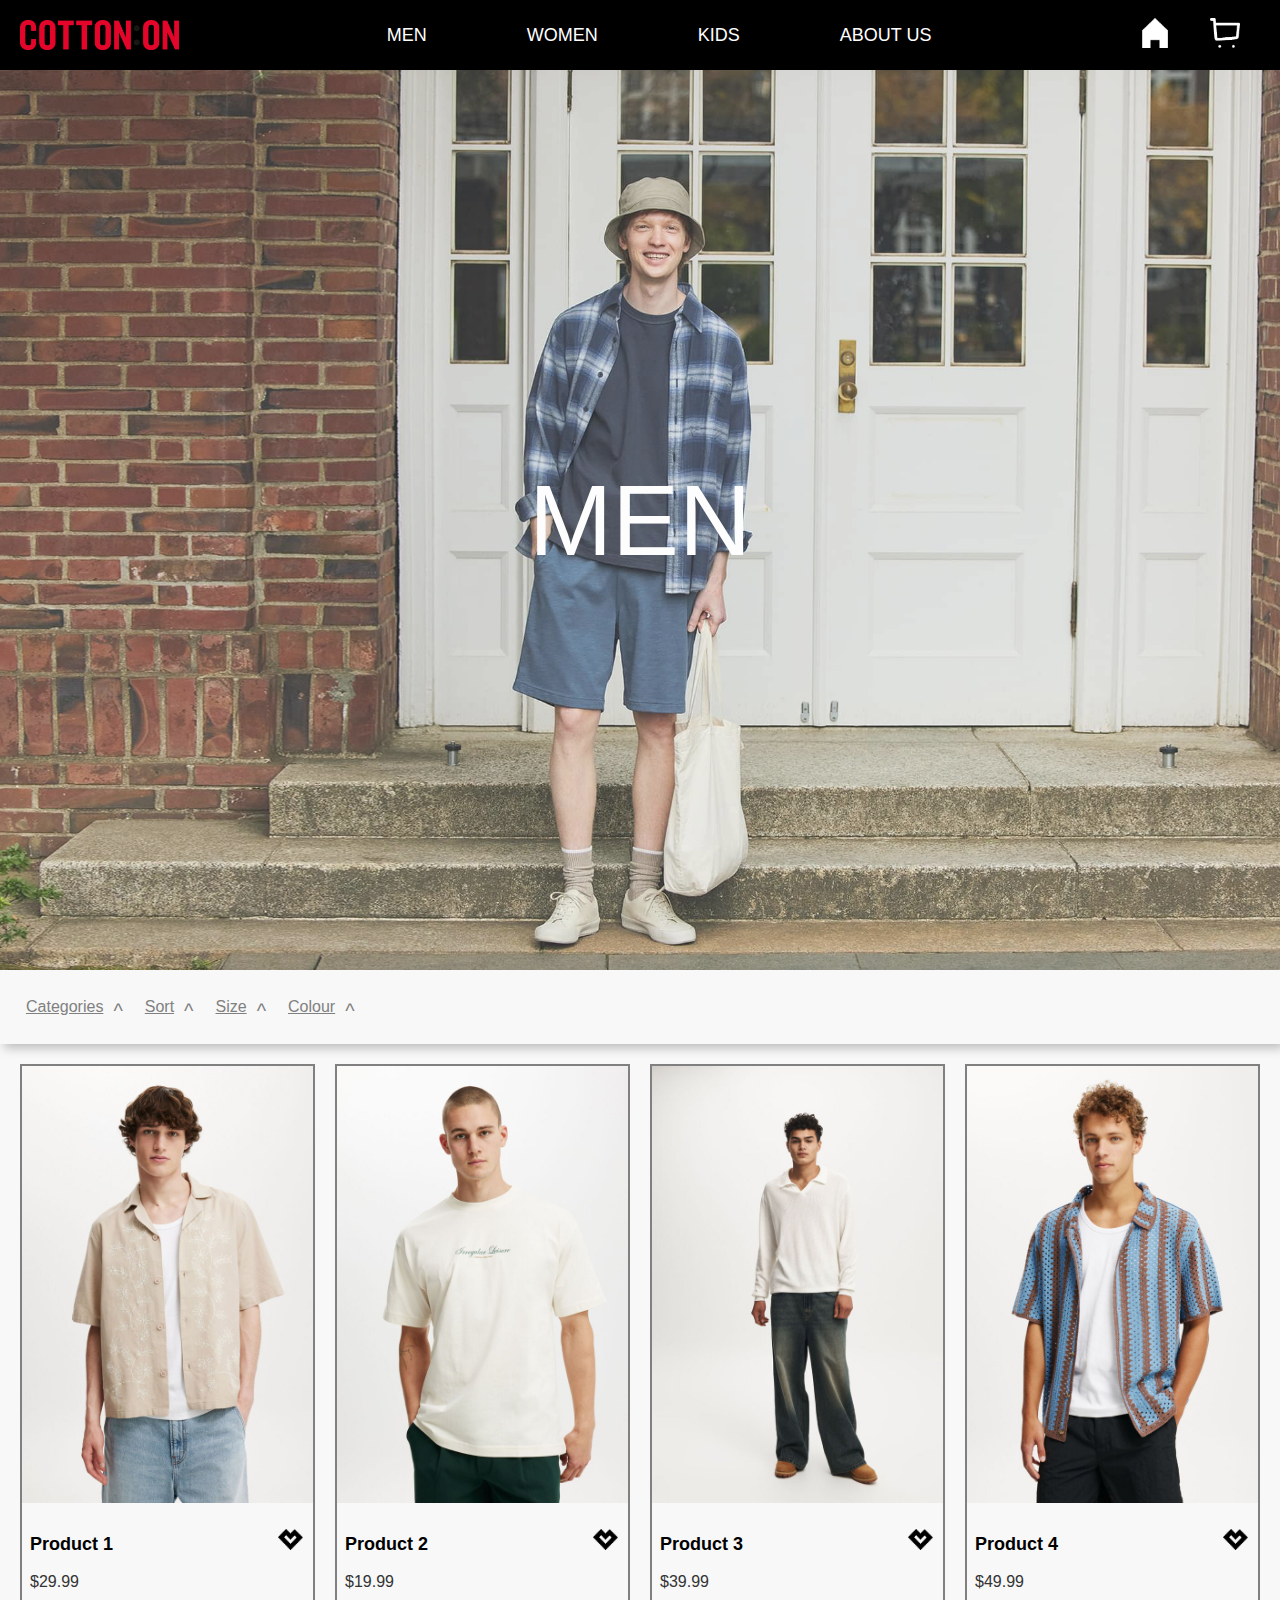
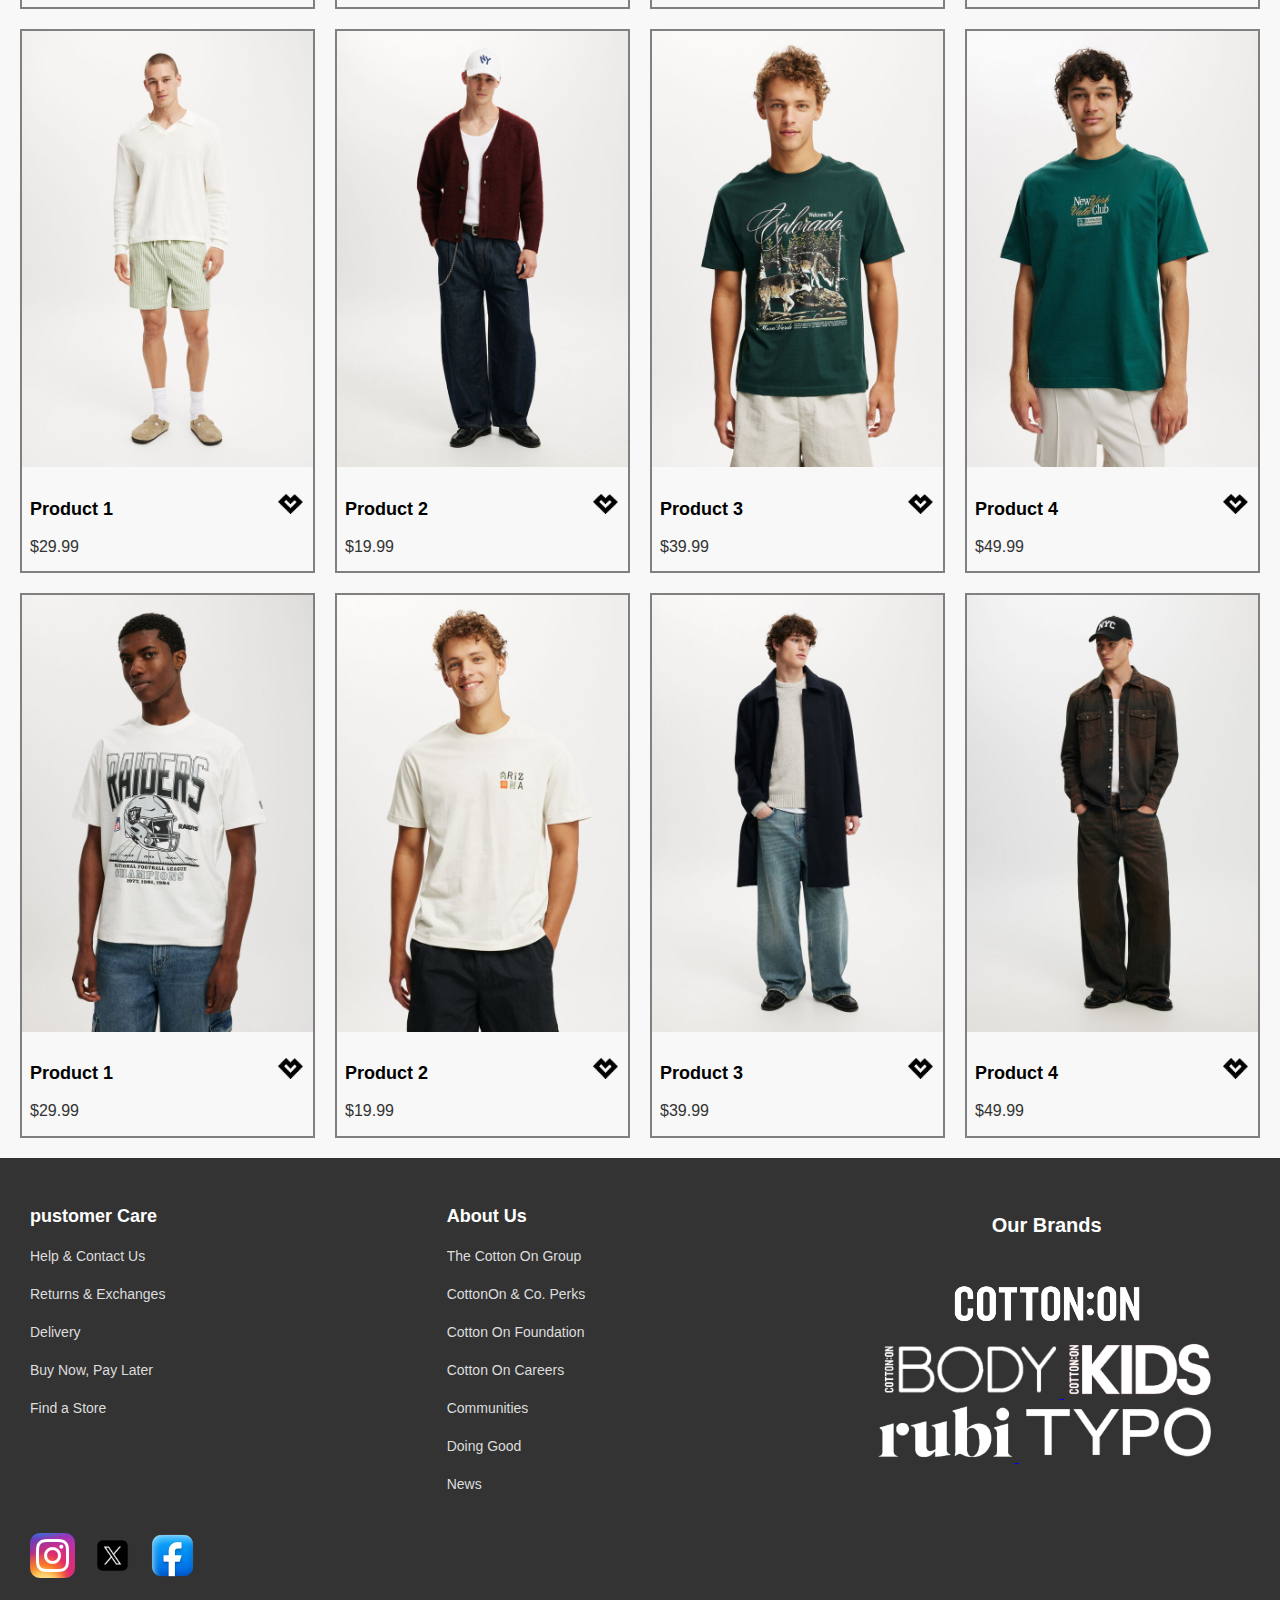
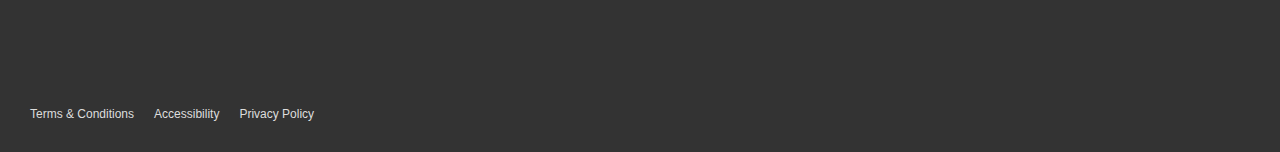
<file: men.html>
<!DOCTYPE html>
<html lang="en">
<head>
    <meta charset="UTF-8">
    <title>Cotton ON Revamp Website</title>
    <link rel="stylesheet" href="Assignment 1 CSS.css">
    <script src="Assignment 1 JS.js" defer></script>
</head>
<body>
    <header>
        <img src= "images/Cotton_On_logo.png.png"alt="Brand Logo" class="Logo"> 
        <nav class="main-nav">
            <ul>
                <li><a href="men.html">MEN</a></li>
                <li><a href="women.html">WOMEN</a></li>
                <li><a href="kids.html">KIDS</a></li>
                <li><a href="about-us.html">ABOUT US</a></li>
            </ul>
        </nav>
        <section class="dropdown-menu">
          <a href="men.html">MEN</a>
          <a href="women.html">WOMEN</a>
          <a href="kids.html">KIDS</a>
          <a href="about-us.html">ABOUT US</a>
       </section>
       <nav class="header-buttons">
          <a href="index.html"><img src="images/home-button.png" alt="Home button" class="icon"></a>
          <a href="Shopping Cart.html"><img src="images/shopping-cart-button.png" alt="Shopping Cart" class="icon"></a>
          <button class="menu-toggle" aria-label="Toggle Menu"><img src="images/menu" alt="menu"width="45px" height="45px"></button> <!-- Hamburger Menu -->
       </nav>

    </header>
    <!--background-->
    <section class="Background" style="background-image: url('images/slide 2.png.jpg');">
        <h1>MEN</h1>
    </section>
    <!--content-->
    <section class="filter-bar">
        <!-- Categories Dropdown -->
        <section class="dropdown">
            <button class="dropbtn" onclick="toggleDropdown(this)">
                <span class="filter-item">Categories</span><span class="arrow">^</span>
            </button>
            <section class="dropdown-content">
                <button class="dropdown-item">T-Shirts</button>
                <button class="dropdown-item">Short Sleeve</button>
                <button class="dropdown-item">Long Sleeve</button>
                <button class="dropdown-item">Pants</button>
                <button class="dropdown-item">Jackets</button>
            </section>
        </section>
    
        <!-- Sort Dropdown -->
        <section class="dropdown">
            <button class="dropbtn" onclick="toggleDropdown(this)">
                <span class="filter-item">Sort</span><span class="arrow">^</span>
            </button>
            <section class="dropdown-content">
                <button class="dropdown-item">New In</button>
                <button class="dropdown-item">Most Popular</button>
                <button class="dropdown-item">Price High to Low</button>
                <button class="dropdown-item">Price Low to High</button>
            </section>
        </section>
    
        <!-- Size Dropdown -->
        <section class="dropdown">
            <button class="dropbtn" onclick="toggleDropdown(this)">
                <span class="filter-item">Size</span><span class="arrow">^</span>
            </button>
            <section class="dropdown-content">
                <button class="dropdown-item">6 / 2XS</button>
                <button class="dropdown-item">8 / XS</button>
                <button class="dropdown-item">10 / S</button>
                <button class="dropdown-item">12 / M</button>
                <button class="dropdown-item">14 / L</button>
                <button class="dropdown-item">16 / XL</button>
            </section>
        </section>
    
        <!-- Color Dropdown -->
        <section class="dropdown">
            <button class="dropbtn" onclick="toggleDropdown(this)">
                <span class="filter-item">Colour</span><span class="arrow">^</span>
            </button>
            <section class="dropdown-content">
                <button class="dropdown-item">White</button>
                <button class="dropdown-item">Blue</button>
                <button class="dropdown-item">Grey</button>
                <button class="dropdown-item">Green</button>
                <button class="dropdown-item">Red</button>
                <button class="dropdown-item">Black</button>
            </section>
        </section>
    </section>
    <!--product-->
    <section class="product-container">
        <section class="product-item">
            <img src="images/boy picture short sleeve.jpg" alt="Product 1">
            <section class="product-info">
                <section class="product-text">
                    <h3>Product 1</h3>
                    <p>$29.99</p>
                </section>
                <a href="Add to Cart.html">
                    <img class="add-to-cart" src="images/add to cart.png" alt="Add to Cart">
                </a>
            </section>
        </section>
        <section class="product-item">
            <img src="images/men image1.jpg" alt="Product 2">
            <section class="product-info">
                <section class="product-text">
                    <h3>Product 2</h3>
                    <p>$19.99</p>
                </section>
                <a href="Add to Cart.html">
                    <img class="add-to-cart" src="images/add to cart.png" alt="Add to Cart">
                </a>
            </section>
        </section>
        <section class="product-item">
            <img src="images/men image2.jpg" alt="Product 3">
            <section class="product-info">
                <section class="product-text">
                    <h3>Product 3</h3>
                    <p>$39.99</p>
                </section>
                <a href="Add to Cart.html">
                    <img class="add-to-cart" src="images/add to cart.png" alt="Add to Cart">
                </a>
            </section>
        </section>
        <section class="product-item">
            <img src="images/men image3.jpg" alt="Product 4">
            <section class="product-info">
                <section class="product-text">
                    <h3>Product 4</h3>
                    <p>$49.99</p>
                </section>
                <a href="Add to Cart.html">
                    <img class="add-to-cart" src="images/add to cart.png" alt="Add to Cart">
                </a>
            </section>
        </section>
        <section class="product-item">
            <img src="images/men image4.jpg" alt="Product 1">
            <section class="product-info">
                <section class="product-text">
                    <h3>Product 1</h3>
                    <p>$29.99</p>
                </section>
                <a href="Add to Cart.html">
                    <img class="add-to-cart" src="images/add to cart.png" alt="Add to Cart">
                </a>
            </section>
        </section>
        <section class="product-item">
            <img src="images/men image5.jpg" alt="Product 2">
            <section class="product-info">
                <section class="product-text">
                    <h3>Product 2</h3>
                    <p>$19.99</p>
                </section>
                <a href="Add to Cart.html">
                    <img class="add-to-cart" src="images/add to cart.png" alt="Add to Cart">
                </a>
            </section>
        </section>
        <section class="product-item">
            <img src="images/men image6.jpg" alt="Product 3">
            <section class="product-info">
                <section class="product-text">
                    <h3>Product 3</h3>
                    <p>$39.99</p>
                </section>
                <a href="Add to Cart.html">
                    <img class="add-to-cart" src="images/add to cart.png" alt="Add to Cart">
                </a>
            </section>
        </section>
        <section class="product-item">
            <img src="images/men image7.jpg" alt="Product 4">
            <section class="product-info">
                <section class="product-text">
                    <h3>Product 4</h3>
                    <p>$49.99</p>
                </section>
                <a href="cart_page.html">
                    <img class="add-to-cart" src="images/add to cart.png" alt="Add to Cart">
                </a>
            </section>
        </section>
        <section class="product-item">
            <img src="images/men image8.jpg" alt="Product 1">
            <section class="product-info">
                <section class="product-text">
                    <h3>Product 1</h3>
                    <p>$29.99</p>
                </section>
                <a href="Add to Cart.html">
                    <img class="add-to-cart" src="images/add to cart.png" alt="Add to Cart">
                </a>
            </section>
        </section>
        <section class="product-item">
            <img src="images/men image9.jpg" alt="Product 2">
            <section class="product-info">
                <section class="product-text">
                    <h3>Product 2</h3>
                    <p>$19.99</p>
                </section>
                <a href="Add to Cart.html">
                    <img class="add-to-cart" src="images/add to cart.png" alt="Add to Cart">
                </a>
            </section>
        </section>
        <section class="product-item">
            <img src="images/men image10.jpg" alt="Product 3">
            <section class="product-info">
                <section class="product-text">
                    <h3>Product 3</h3>
                    <p>$39.99</p>
                </section>
                <a href="Add to Cart.html">
                    <img class="add-to-cart" src="images/add to cart.png" alt="Add to Cart">
                </a>
            </section>
        </section>
        <section class="product-item">
            <img src="images/men image11.jpg" alt="Product 4">
            <section class="product-info">
                <section class="product-text">
                    <h3>Product 4</h3>
                    <p>$49.99</p>
                </section>
                <a href="cart_page.html">
                    <img class="add-to-cart" src="images/add to cart.png" alt="Add to Cart">
                </a>
            </section>
        </section>
        <!-- Repeat the product-item blocks for more products -->
    </section>
    <footer>
        <div class="footer-container">
          <!-- Customer Care Section -->
          <section id="customer-care" class="footer-links">
            <h3>pustomer Care</h3>
            <ul>
              <li><a href="https://help-sg.cottonon.com/hc/en-us">Help & Contact Us</a></li>
              <li><a href="https://cottonon.com/SG/information-about-returns.html">Returns & Exchanges</a></li>
              <li><a href="https://cottonon.com/SG/delivery-methods.html">Delivery</a></li>
              <li><a href="https://cottonon.com/SG/buynowpaylater.html">Buy Now, Pay Later</a></li>
              <li><a href="https://cottonon.com/SG/store-finder/">Find a Store</a></li>
            </ul>
          </section>
      
          <!-- About Us Section -->
          <section id="about-us" class="footer-links">
            <h3>About Us</h3>
            <ul>
              <li><a href="http://www.cottonongroup.com.au/">The Cotton On Group</a></li>
              <li><a href="https://cottonon.com/SG/perks/welcome/">CottonOn & Co. Perks</a></li>
              <li><a href="https://cottonongroup.com.au/the-good-we-do/cotton-on-foundation/">Cotton On Foundation</a></li>
              <li><a href="http://cottonongroupcareers.com">Cotton On Careers</a></li>
              <li><a href="http://www.cottonongroup.com.au/communities">Communities</a></li>
              <li><a href="https://cottonon.com/SG/the-good/news/">Doing Good</a></li>
              <li><a href="http://www.cottonongroup.com/news/">News</a></li>
            </ul>
          </section>
      
          <!-- Our Brands Section -->
          <section id="footer-brands" class="footer-links">
            <h4>Our Brands</h4>
            <div class="row">
                <!-- Cotton On Logo -->
                <div class="logo">
                    <a href="https://cottonon.com/SG/search/?cgid=womens-new-in" title="Go to Cotton On">
                        <img src="images/Cotton On.png" alt ="Cotton On Logo" class="logo-img">
                    </a>
                    <a href="https://cottonon.com/SG/cottononbody/" title="Go to Body">
                        <img src="images/BODY.png" alt="Body Logo" class="logo-img">
                    </a>
                    <a href="https://cottonon.com/SG/cottononkids/" title="Go to Kids">
                        <img src="images/Kids.png" alt="Kids Logo" class="logo-img">
                    </a>
                    <a href="https://cottonon.com/SG/co/women/womens-accessories/" title="Go to Rubi">
                        <img src="images/RUBI.png" alt="Rubi Logo" class="logo-img">
                    </a>
                    <a href="https://cottonon.com/SG/typo/" title="Go to Typo">
                        <img src="images/TYPO.png" alt="Typo Logo" class="logo-img">
                    </a>
                </div>
            </div>
          </section>
        </div>
        <!-- Social Media Icons -->
        <div id="social-media-icons">
          <a href="https://www.instagram.com/cottonon/?hl=en" title="Follow us on Instagram">
              <img src="images/Instagram_icon.png" alt="Instagram Icon">
          </a>
          <a href="https://x.com/cottonon?lang=en" title="Follow us on X">
              <img src="images/x logo.png" alt="X Icon" width="80" height="80">
          </a>
          <a href="https://www.facebook.com/cottonon/" title="Follow us on Facebook">
              <img src="images/facebook logo.png" alt="Facebook Icon">
          </a>
        </div>
        <!-- Compliance Links Section -->
        <div id="compliance-links-wrapper">
            <div id="terms-and-conditions"><a href="https://cottonon.com/SG/terms.html">Terms & Conditions</a></div>
            <div id="accessibility"><a href="https://cottonon.com/SG/accessibility.html">Accessibility</a></div>
            <div id="privacy-policy"><a href="https://cottonon.com/SG/privacy-policy.html">Privacy Policy</a></div>
        </div>
    </footer>

</body>
</html>
</file>
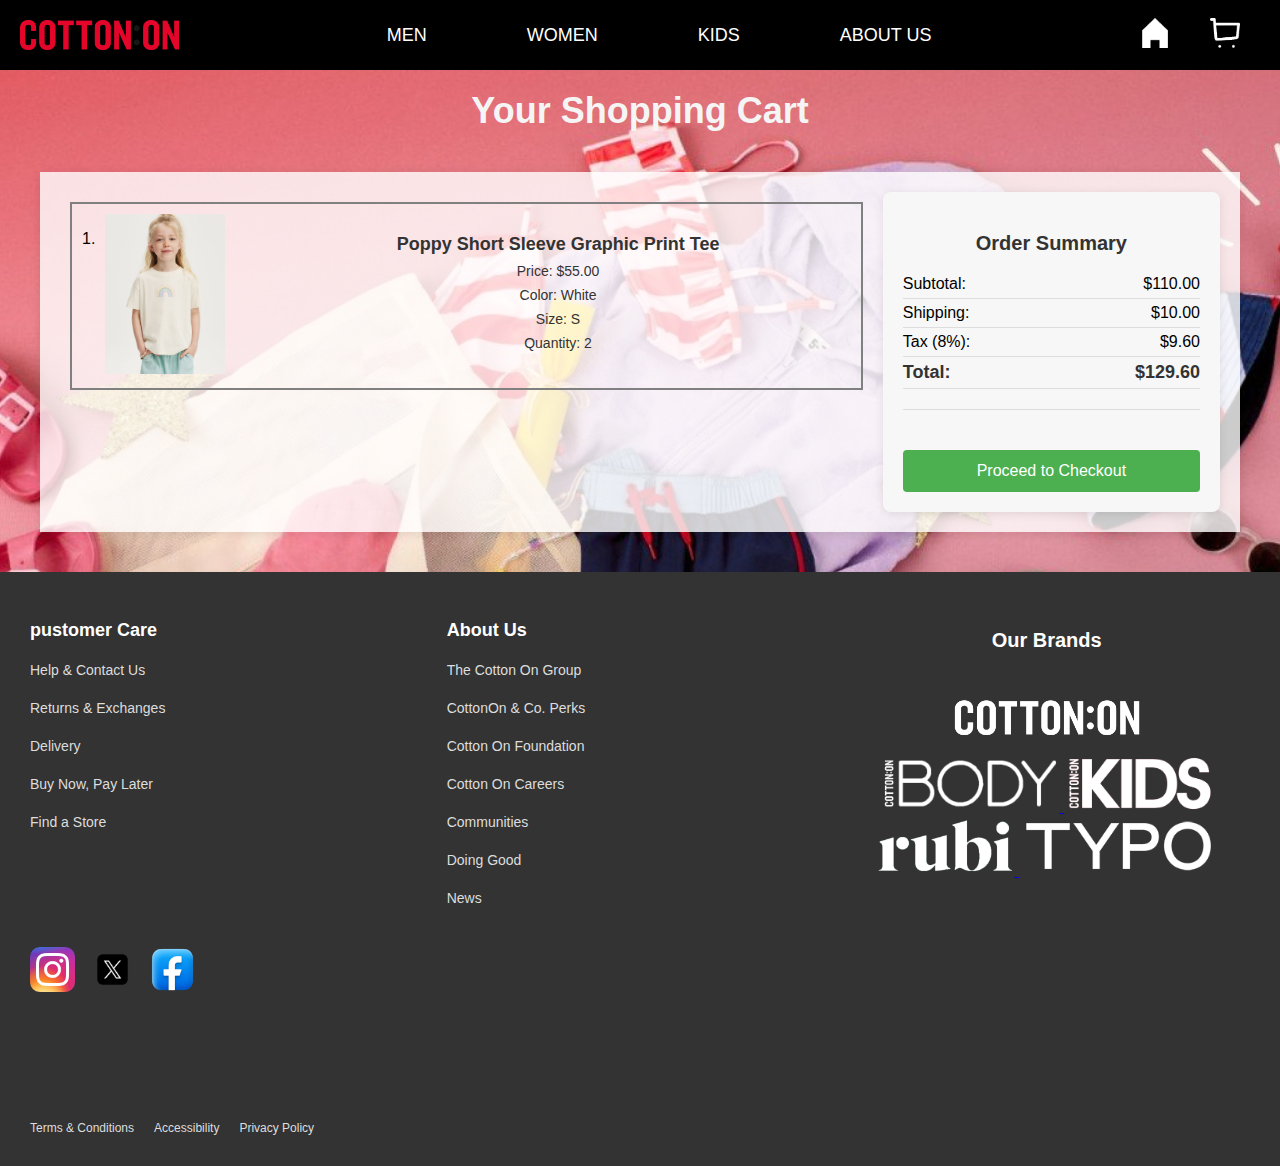
<file: Shopping Cart.html>
<!DOCTYPE html>
<html lang="en">
<head>
    <meta charset="UTF-8">
    <title>Cotton ON Revamp Website</title>
    <link rel="stylesheet" href="Assignment 1 CSS.css">
    <script src="Assignment 1 JS.js" defer></script>
</head>
<body>
    <header>
        <img src= "images/Cotton_On_logo.png.png"alt="Brand Logo" class="Logo"> 
        <nav class="main-nav">
            <ul>
                <li><a href="men.html">MEN</a></li>
                <li><a href="women.html">WOMEN</a></li>
                <li><a href="kids.html">KIDS</a></li>
                <li><a href="about-us.html">ABOUT US</a></li>
            </ul>
        </nav>
        <section class="dropdown-menu">
          <a href="men.html">MEN</a>
          <a href="women.html">WOMEN</a>
          <a href="kids.html">KIDS</a>
          <a href="about-us.html">ABOUT US</a>
       </section>
       <nav class="header-buttons">
          <a href="index.html"><img src="images/home-button.png" alt="Home button" class="icon"></a>
          <a href="Shopping Cart.html"><img src="images/shopping-cart-button.png" alt="Shopping Cart" class="icon"></a>
          <button class="menu-toggle" aria-label="Toggle Menu"><img src="images/menu" alt="menu"width="45" height="45"></button> <!-- Hamburger Menu -->
       </nav>

    </header>
    <!--shoping cart-->
    <section class="shoping-cart-background">
        <h1>Your Shopping Cart</h1>
    <section class="shopping-cart">
        <!-- Product List -->
        <section class="product-list">
            <!-- Product 1 -->
            <section class="product-item">
                <p>1.</p>
                <section class="product-image">
                    <img src="images/chosen kid 1.jpg" alt="Product 1">
                </section>
                <section class="product-info">
                    <h2>Poppy Short Sleeve Graphic Print Tee</h2>
                    <p>Price: $55.00</p>
                    <p>Color: White</p>
                    <p>Size: S</p>
                    <p>Quantity: 2</p>
                </section>
            </section>
        </section>

        <!-- Order Summary Section -->
        <section class="order-summary">
            <h3>Order Summary</h3>
            <section class="summary-item">
                <span>Subtotal:</span>
                <span id="subtotal">$110.00</span>
            </section>
            <section class="summary-item">
                <span>Shipping:</span>
                <span id="shipping">$10.00</span>
            </section>
            <section class="summary-item">
                <span>Tax (8%):</span>
                <span id="tax">$9.60</span>
            </section>
            <section class="summary-item total">
                <span>Total:</span>
                <span id="total">$129.60</span>
            </section>
        <!-- Total Price -->
        <section class="total-price">
            <button class="checkout-btn">Proceed to Checkout</button>
        </section>
    </section>
</section>
<footer>
    <div class="footer-container">
      <!-- Customer Care Section -->
      <section id="customer-care" class="footer-links">
        <h3>pustomer Care</h3>
        <ul>
          <li><a href="https://help-sg.cottonon.com/hc/en-us">Help & Contact Us</a></li>
          <li><a href="https://cottonon.com/SG/information-about-returns.html">Returns & Exchanges</a></li>
          <li><a href="https://cottonon.com/SG/delivery-methods.html">Delivery</a></li>
          <li><a href="https://cottonon.com/SG/buynowpaylater.html">Buy Now, Pay Later</a></li>
          <li><a href="https://cottonon.com/SG/store-finder/">Find a Store</a></li>
        </ul>
      </section>
  
      <!-- About Us Section -->
      <section id="about-us" class="footer-links">
        <h3>About Us</h3>
        <ul>
          <li><a href="http://www.cottonongroup.com.au/">The Cotton On Group</a></li>
          <li><a href="https://cottonon.com/SG/perks/welcome/">CottonOn & Co. Perks</a></li>
          <li><a href="https://cottonongroup.com.au/the-good-we-do/cotton-on-foundation/">Cotton On Foundation</a></li>
          <li><a href="http://cottonongroupcareers.com">Cotton On Careers</a></li>
          <li><a href="http://www.cottonongroup.com.au/communities">Communities</a></li>
          <li><a href="https://cottonon.com/SG/the-good/news/">Doing Good</a></li>
          <li><a href="http://www.cottonongroup.com/news/">News</a></li>
        </ul>
      </section>
  
      <!-- Our Brands Section -->
      <section id="footer-brands" class="footer-links">
        <h4>Our Brands</h4>
        <div class="row">
            <!-- Cotton On Logo -->
            <div class="logo">
                <a href="https://cottonon.com/SG/search/?cgid=womens-new-in" title="Go to Cotton On">
                    <img src="images/Cotton On.png" alt ="Cotton On Logo" class="logo-img">
                </a>
                <a href="https://cottonon.com/SG/cottononbody/" title="Go to Body">
                    <img src="images/BODY.png" alt="Body Logo" class="logo-img">
                </a>
                <a href="https://cottonon.com/SG/cottononkids/" title="Go to Kids">
                    <img src="images/Kids.png" alt="Kids Logo" class="logo-img">
                </a>
                <a href="https://cottonon.com/SG/co/women/womens-accessories/" title="Go to Rubi">
                    <img src="images/RUBI.png" alt="Rubi Logo" class="logo-img">
                </a>
                <a href="https://cottonon.com/SG/typo/" title="Go to Typo">
                    <img src="images/TYPO.png" alt="Typo Logo" class="logo-img">
                </a>
            </div>
        </div>
      </section>
    </div>
    <!-- Social Media Icons -->
    <div id="social-media-icons">
      <a href="https://www.instagram.com/cottonon/?hl=en" title="Follow us on Instagram">
          <img src="images/Instagram_icon.png" alt="Instagram Icon">
      </a>
      <a href="https://x.com/cottonon?lang=en" title="Follow us on X">
          <img src="images/x logo.png" alt="X Icon" width="80" height="80">
      </a>
      <a href="https://www.facebook.com/cottonon/" title="Follow us on Facebook">
          <img src="images/facebook logo.png" alt="Facebook Icon">
      </a>
    </div>
    <!-- Compliance Links Section -->
    <div id="compliance-links-wrapper">
        <div id="terms-and-conditions"><a href="https://cottonon.com/SG/terms.html">Terms & Conditions</a></div>
        <div id="accessibility"><a href="https://cottonon.com/SG/accessibility.html">Accessibility</a></div>
        <div id="privacy-policy"><a href="https://cottonon.com/SG/privacy-policy.html">Privacy Policy</a></div>
    </div>
</footer>
</body>
</html>
</file>
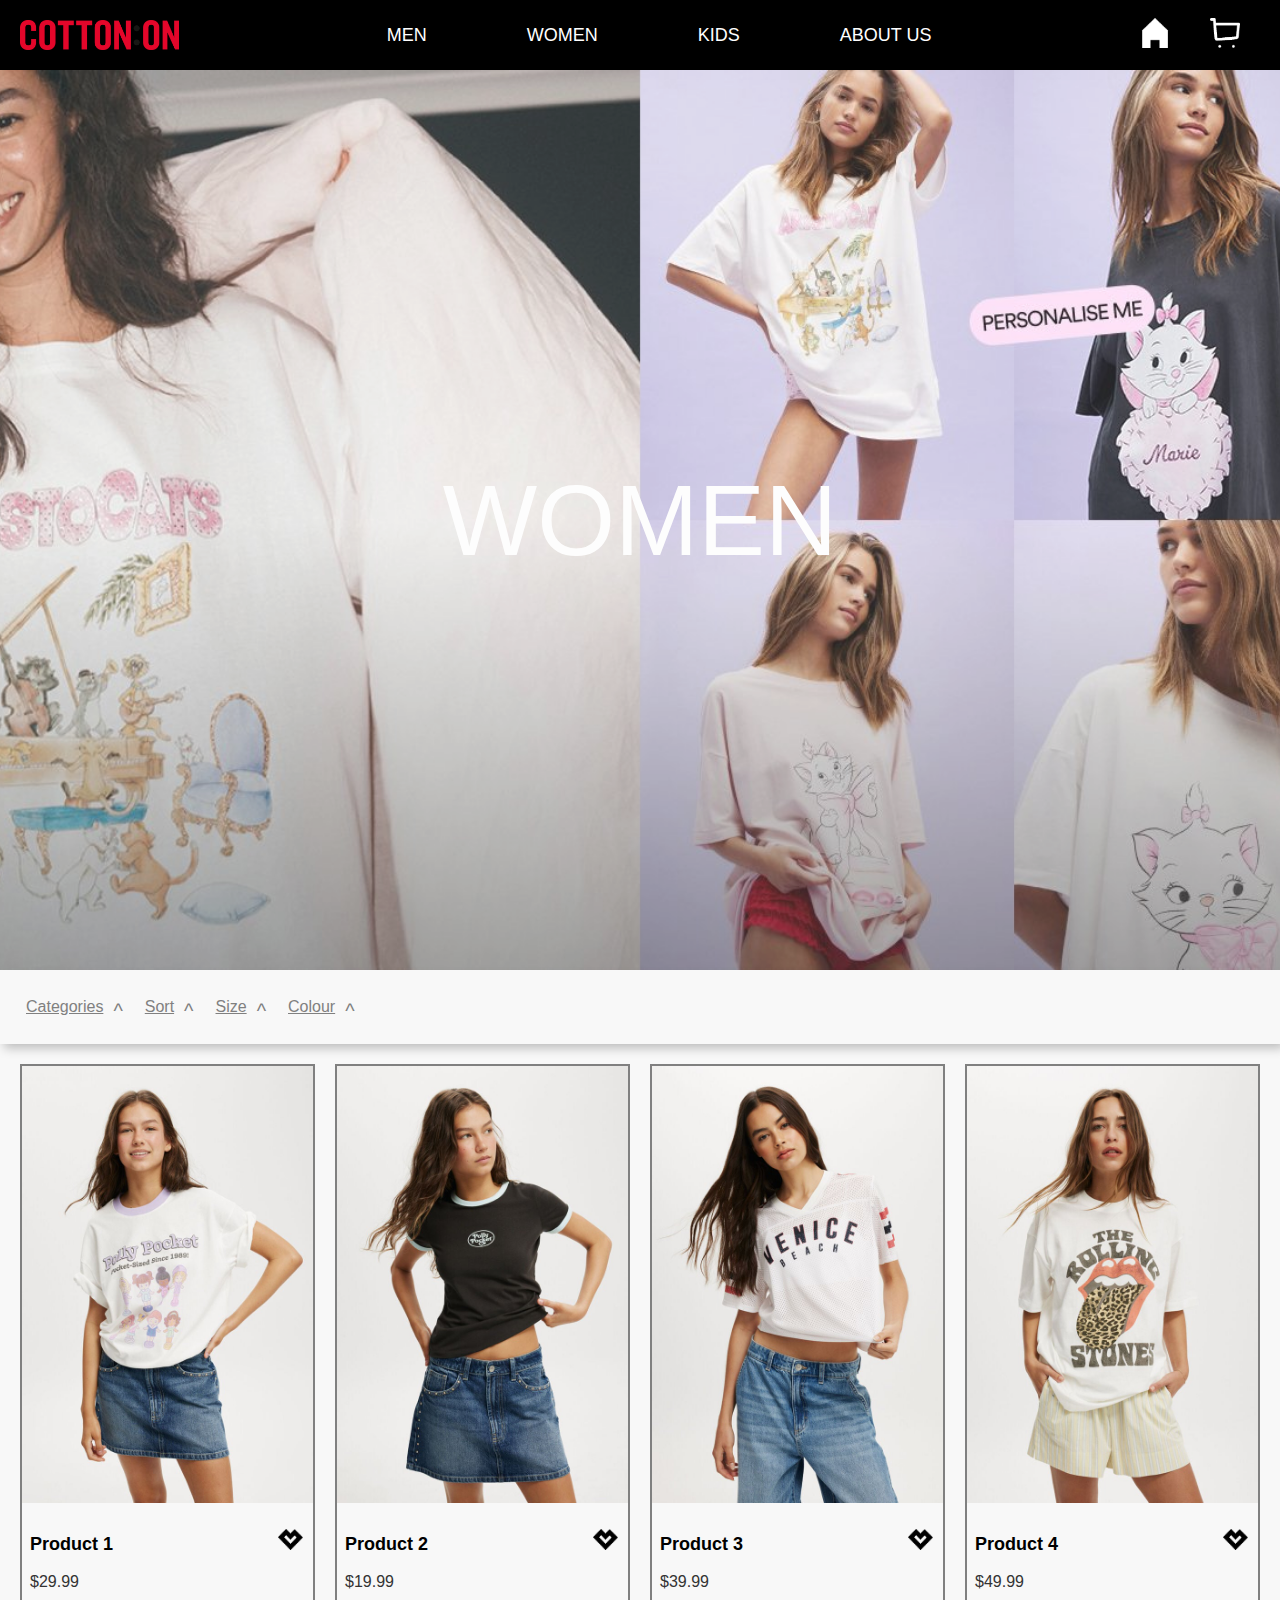
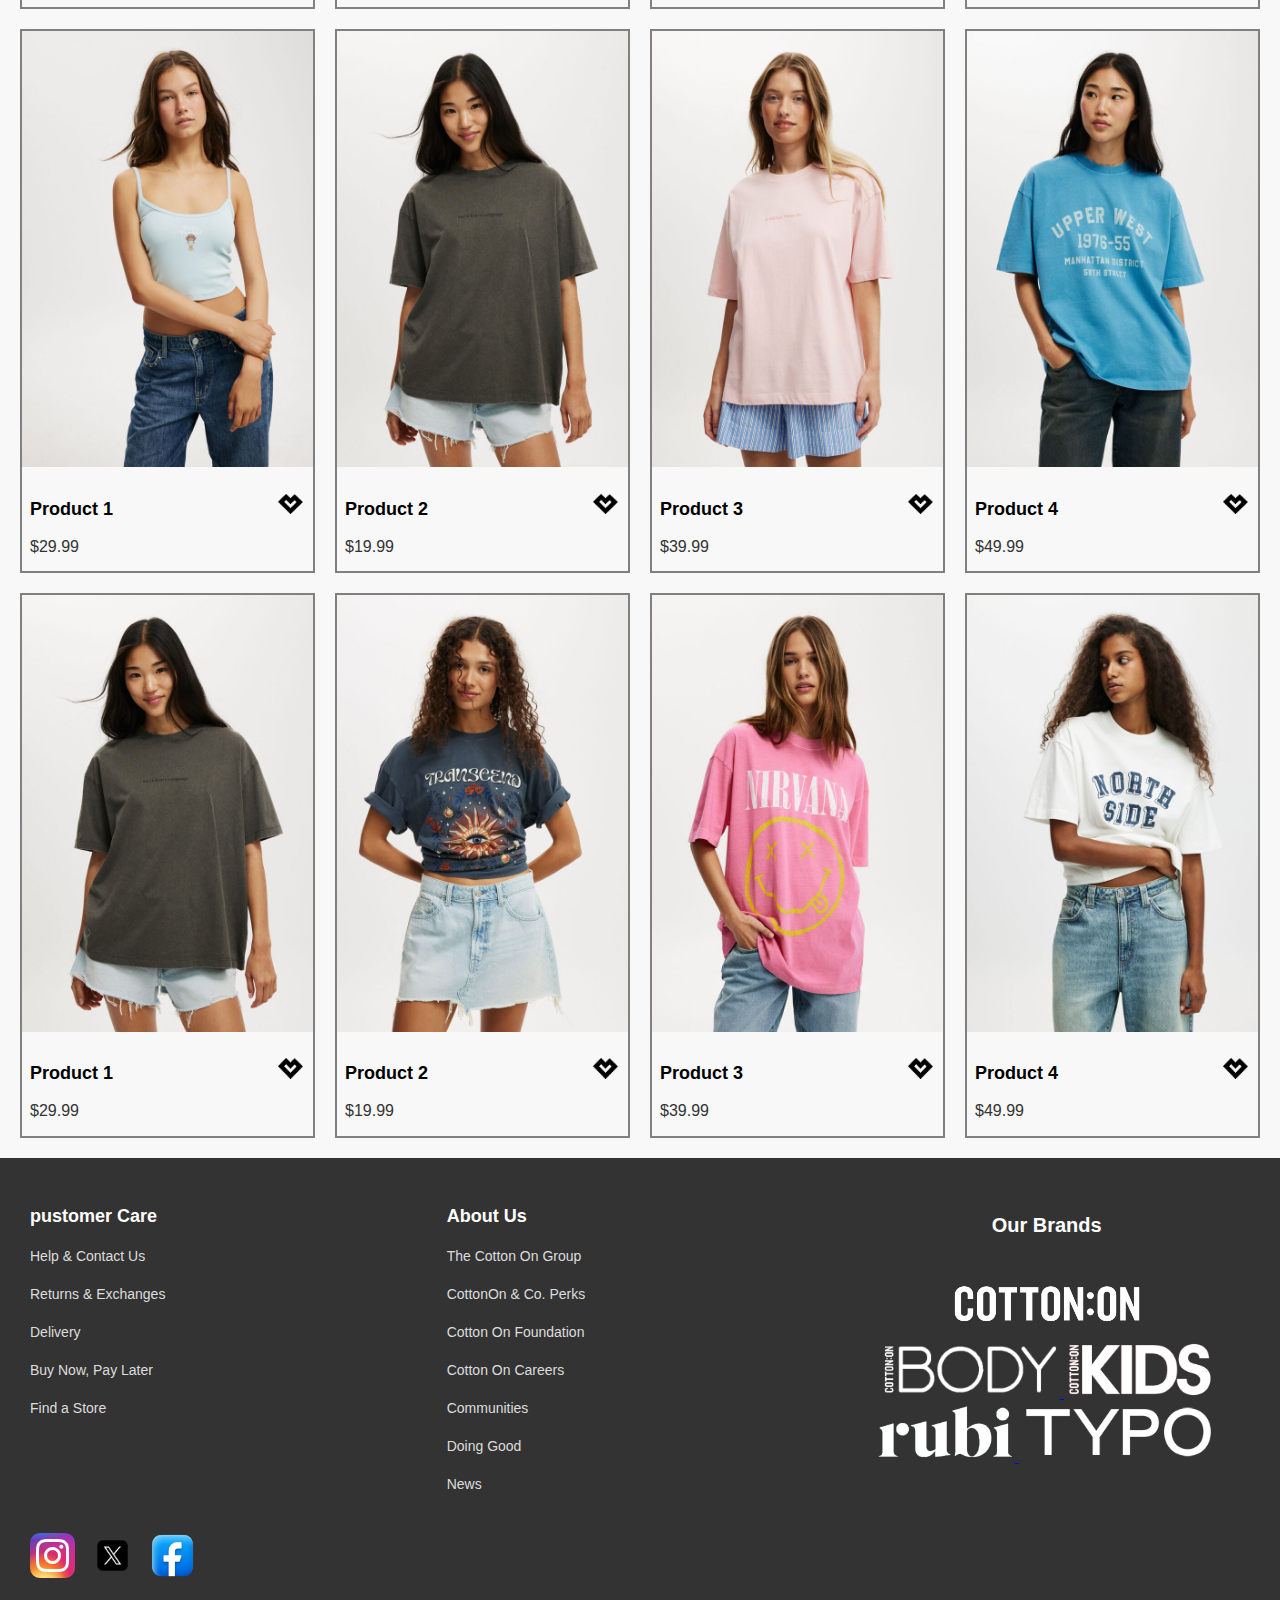
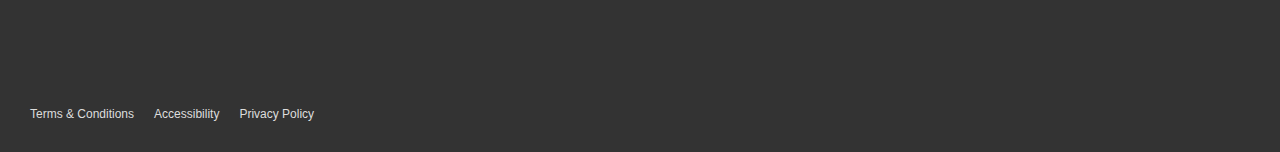
<file: women.html>
<!DOCTYPE html>
<html lang="en">
<head>
    <meta charset="UTF-8">
    <title>Cotton ON Revamp Website</title>
    <link rel="stylesheet" href="Assignment 1 CSS.css">
    <script src="Assignment 1 JS.js" defer></script>
</head>
<body>
    <header>
        <img src= "images/Cotton_On_logo.png.png"alt="Brand Logo" class="Logo"> 
        <nav class="main-nav">
            <ul>
                <li><a href="men.html">MEN</a></li>
                <li><a href="women.html">WOMEN</a></li>
                <li><a href="kids.html">KIDS</a></li>
                <li><a href="about-us.html">ABOUT US</a></li>
            </ul>
        </nav>
        <section class="dropdown-menu">
          <a href="men.html">MEN</a>
          <a href="women.html">WOMEN</a>
          <a href="kids.html">KIDS</a>
          <a href="about-us.html">ABOUT US</a>
       </section>
       <nav class="header-buttons">
          <a href="index.html"><img src="images/home-button.png" alt="Home button" class="icon"></a>
          <a href="Shopping Cart.html"><img src="images/shopping-cart-button.png" alt="Shopping Cart" class="icon"></a>
          <button class="menu-toggle" aria-label="Toggle Menu"><img src="images/menu" alt="menu"width="45" height="45"></button> <!-- Hamburger Menu -->
       </nav>

    </header>
    <section class="Background" style="background-image: url('images/slide 4.png.jpg');">
        <h1>WOMEN</h1>
    </section>
        <!--content-->
        <section class="filter-bar">
            <!-- Categories Dropdown -->
            <section class="dropdown">
                <button class="dropbtn" onclick="toggleDropdown(this)">
                    <span class="filter-item">Categories</span><span class="arrow">^</span>
                </button>
                <section class="dropdown-content">
                    <button class="dropdown-item">T-Shirts</button>
                    <button class="dropdown-item">Short Sleeve</button>
                    <button class="dropdown-item">Long Sleeve</button>
                    <button class="dropdown-item">Pants</button>
                    <button class="dropdown-item">Jackets</button>
                </section>
            </section>
        
            <!-- Sort Dropdown -->
            <section class="dropdown">
                <button class="dropbtn" onclick="toggleDropdown(this)">
                    <span class="filter-item">Sort</span><span class="arrow">^</span>
                </button>
                <section class="dropdown-content">
                    <button class="dropdown-item">New In</button>
                    <button class="dropdown-item">Most Popular</button>
                    <button class="dropdown-item">Price High to Low</button>
                    <button class="dropdown-item">Price Low to High</button>
                </section>
            </section>
        
            <!-- Size Dropdown -->
            <section class="dropdown">
                <button class="dropbtn" onclick="toggleDropdown(this)">
                    <span class="filter-item">Size</span><span class="arrow">^</span>
                </button>
                <section class="dropdown-content">
                    <button class="dropdown-item">6 / 2XS</button>
                    <button class="dropdown-item">8 / XS</button>
                    <button class="dropdown-item">10 / S</button>
                    <button class="dropdown-item">12 / M</button>
                    <button class="dropdown-item">14 / L</button>
                    <button class="dropdown-item">16 / XL</button>
                </section>
            </section>
        
            <!-- Color Dropdown -->
            <section class="dropdown">
                <button class="dropbtn" onclick="toggleDropdown(this)">
                    <span class="filter-item">Colour</span><span class="arrow">^</span>
                </button>
                <section class="dropdown-content">
                    <button class="dropdown-item">White</button>
                    <button class="dropdown-item">Blue</button>
                    <button class="dropdown-item">Grey</button>
                    <button class="dropdown-item">Green</button>
                    <button class="dropdown-item">Red</button>
                    <button class="dropdown-item">Black</button>
                </section>
            </section>
        </section>
        <!--product-->
        <section class="product-container">
            <section class="product-item">
                <img src="images/polly pocket girl pic.jpg" alt="Product 1">
                <section class="product-info">
                    <section class="product-text">
                        <h3>Product 1</h3>
                        <p>$29.99</p>
                    </section>
                    <a href="Add to Cart.html">
                        <img class="add-to-cart" src="images/add to cart.png" alt="Add to Cart">
                    </a>
                </section>
            </section>
            <section class="product-item">
                <img src="images/women image1.jpg" alt="Product 2">
                <section class="product-info">
                    <section class="product-text">
                        <h3>Product 2</h3>
                        <p>$19.99</p>
                    </section>
                    <a href="Add to Cart.html">
                        <img class="add-to-cart" src="images/add to cart.png" alt="Add to Cart">
                    </a>
                </section>
            </section>
            <section class="product-item">
                <img src="images/women image2.jpg" alt="Product 3">
                <section class="product-info">
                    <section class="product-text">
                        <h3>Product 3</h3>
                        <p>$39.99</p>
                    </section>
                    <a href="Add to Cart.html">
                        <img class="add-to-cart" src="images/add to cart.png" alt="Add to Cart">
                    </a>
                </section>
            </section>
            <section class="product-item">
                <img src="images/women image3.jpg" alt="Product 4">
                <section class="product-info">
                    <section class="product-text">
                        <h3>Product 4</h3>
                        <p>$49.99</p>
                    </section>
                    <a href="cart_page.html">
                        <img class="add-to-cart" src="images/add to cart.png" alt="Add to Cart">
                    </a>
                </section>
            </section>
            <section class="product-item">
                <img src="images/women image4.jpg" alt="Product 1">
                <section class="product-info">
                    <section class="product-text">
                        <h3>Product 1</h3>
                        <p>$29.99</p>
                    </section>
                    <a href="Add to Cart.html">
                        <img class="add-to-cart" src="images/add to cart.png" alt="Add to Cart">
                    </a>
                </section>
            </section>
            <section class="product-item">
                <img src="images/women image5.jpg" alt="Product 2">
                <section class="product-info">
                    <section class="product-text">
                        <h3>Product 2</h3>
                        <p>$19.99</p>
                    </section>
                    <a href="Add to Cart.html">
                        <img class="add-to-cart" src="images/add to cart.png" alt="Add to Cart">
                    </a>
                </section>
            </section>
            <section class="product-item">
                <img src="images/women image6.jpg" alt="Product 3">
                <section class="product-info">
                    <section class="product-text">
                        <h3>Product 3</h3>
                        <p>$39.99</p>
                    </section>
                    <a href="Add to Cart.html">
                        <img class="add-to-cart" src="images/add to cart.png" alt="Add to Cart">
                    </a>
                </section>
            </section>
            <section class="product-item">
                <img src="images/women image7.jpg" alt="Product 4">
                <section class="product-info">
                    <section class="product-text">
                        <h3>Product 4</h3>
                        <p>$49.99</p>
                    </section>
                    <a href="cart_page.html">
                        <img class="add-to-cart" src="images/add to cart.png" alt="Add to Cart">
                    </a>
                </section>
            </section>
            <section class="product-item">
                <img src="images/women image8.jpg" alt="Product 1">
                <section class="product-info">
                    <section class="product-text">
                        <h3>Product 1</h3>
                        <p>$29.99</p>
                    </section>
                    <a href="Add to Cart.html">
                        <img class="add-to-cart" src="images/add to cart.png" alt="Add to Cart">
                    </a>
                </section>
            </section>
            <section class="product-item">
                <img src="images/women image9.jpg" alt="Product 2">
                <section class="product-info">
                    <section class="product-text">
                        <h3>Product 2</h3>
                        <p>$19.99</p>
                    </section>
                    <a href="Add to Cart.html">
                        <img class="add-to-cart" src="images/add to cart.png" alt="Add to Cart">
                    </a>
                </section>
            </section>
            <section class="product-item">
                <img src="images/women image10.jpg" alt="Product 3">
                <section class="product-info">
                    <section class="product-text">
                        <h3>Product 3</h3>
                        <p>$39.99</p>
                    </section>
                    <a href="Add to Cart.html">
                        <img class="add-to-cart" src="images/add to cart.png" alt="Add to Cart">
                    </a>
                </section>
            </section>
            <section class="product-item">
                <img src="images/women image11.jpg" alt="Product 4">
                <section class="product-info">
                    <section class="product-text">
                        <h3>Product 4</h3>
                        <p>$49.99</p>
                    </section>
                    <a href="cart_page.html">
                        <img class="add-to-cart" src="images/add to cart.png" alt="Add to Cart">
                    </a>
                </section>
            </section>
            <!-- Repeat the product-item blocks for more products -->
        </section>
        <footer>
            <div class="footer-container">
              <!-- Customer Care Section -->
              <section id="customer-care" class="footer-links">
                <h3>pustomer Care</h3>
                <ul>
                  <li><a href="https://help-sg.cottonon.com/hc/en-us">Help & Contact Us</a></li>
                  <li><a href="https://cottonon.com/SG/information-about-returns.html">Returns & Exchanges</a></li>
                  <li><a href="https://cottonon.com/SG/delivery-methods.html">Delivery</a></li>
                  <li><a href="https://cottonon.com/SG/buynowpaylater.html">Buy Now, Pay Later</a></li>
                  <li><a href="https://cottonon.com/SG/store-finder/">Find a Store</a></li>
                </ul>
              </section>
          
              <!-- About Us Section -->
              <section id="about-us" class="footer-links">
                <h3>About Us</h3>
                <ul>
                  <li><a href="http://www.cottonongroup.com.au/">The Cotton On Group</a></li>
                  <li><a href="https://cottonon.com/SG/perks/welcome/">CottonOn & Co. Perks</a></li>
                  <li><a href="https://cottonongroup.com.au/the-good-we-do/cotton-on-foundation/">Cotton On Foundation</a></li>
                  <li><a href="http://cottonongroupcareers.com">Cotton On Careers</a></li>
                  <li><a href="http://www.cottonongroup.com.au/communities">Communities</a></li>
                  <li><a href="https://cottonon.com/SG/the-good/news/">Doing Good</a></li>
                  <li><a href="http://www.cottonongroup.com/news/">News</a></li>
                </ul>
              </section>
          
              <!-- Our Brands Section -->
              <section id="footer-brands" class="footer-links">
                <h4>Our Brands</h4>
                <div class="row">
                    <!-- Cotton On Logo -->
                    <div class="logo">
                        <a href="https://cottonon.com/SG/search/?cgid=womens-new-in" title="Go to Cotton On">
                            <img src="images/Cotton On.png" alt ="Cotton On Logo" class="logo-img">
                        </a>
                        <a href="https://cottonon.com/SG/cottononbody/" title="Go to Body">
                            <img src="images/BODY.png" alt="Body Logo" class="logo-img">
                        </a>
                        <a href="https://cottonon.com/SG/cottononkids/" title="Go to Kids">
                            <img src="images/Kids.png" alt="Kids Logo" class="logo-img">
                        </a>
                        <a href="https://cottonon.com/SG/co/women/womens-accessories/" title="Go to Rubi">
                            <img src="images/RUBI.png" alt="Rubi Logo" class="logo-img">
                        </a>
                        <a href="https://cottonon.com/SG/typo/" title="Go to Typo">
                            <img src="images/TYPO.png" alt="Typo Logo" class="logo-img">
                        </a>
                    </div>
                </div>
              </section>
            </div>
            <!-- Social Media Icons -->
            <div id="social-media-icons">
              <a href="https://www.instagram.com/cottonon/?hl=en" title="Follow us on Instagram">
                  <img src="images/Instagram_icon.png" alt="Instagram Icon">
              </a>
              <a href="https://x.com/cottonon?lang=en" title="Follow us on X">
                  <img src="images/x logo.png" alt="X Icon" width="80" height="80">
              </a>
              <a href="https://www.facebook.com/cottonon/" title="Follow us on Facebook">
                  <img src="images/facebook logo.png" alt="Facebook Icon">
              </a>
            </div>
            <!-- Compliance Links Section -->
            <div id="compliance-links-wrapper">
                <div id="terms-and-conditions"><a href="https://cottonon.com/SG/terms.html">Terms & Conditions</a></div>
                <div id="accessibility"><a href="https://cottonon.com/SG/accessibility.html">Accessibility</a></div>
                <div id="privacy-policy"><a href="https://cottonon.com/SG/privacy-policy.html">Privacy Policy</a></div>
            </div>
        </footer>

</body>
</html>
</file>
<file: Assignment 1 CSS.css>
/* Global Styles */
body {
    font-family: 'Roboto', sans-serif;
    margin: 0;
    padding: 0;
    background-color: #f9f9f9;
    z-index: -2;
}

/* Header Styling */
header {
    display: flex;
    justify-content: center;
    align-items: center;
    padding: 10px 20px;
    background-color: rgba(0, 0, 0, 1);

    color: #fff;
    position:sticky;
    top: 0;
    z-index: 1000;
    height: 50px;
}
/* logo */
.Logo {
    height: 30px;
    width: auto; 
    display: block;
}
.header-buttons {
    display: flex;
    gap: 40px;  /* Add spacing between buttons */
    
}

.header-buttons .icon {
    height: 30px;
    width: auto; /* Keep aspect ratio */
    cursor: pointer;
    padding-right: 20px;
}
.main-nav {
    display: flex;  /* Flexbox to align items horizontally */
    justify-content: center;  /* Center items horizontally */
    align-items: center;  
    width: 100%;
}
/* Different pages */
.main-nav ul {
    list-style-type: none;
    margin: 0;
    padding: 0;
    display: flex;  /* Flex for horizontal list items */
    gap: 100px;
}
.main-nav ul li {
    position: relative;
}

.main-nav ul li a {
    text-decoration: none;
    color: #fff;
    font-size: 18px;
    font-weight: 500;
    transition: color 0.3s ease;
}

.main-nav ul li a:hover {
    color: #ff6347; /* Highlight color on hover */
}
.menu-toggle {
    display: none;
    background: none;
    border: none;
    font-size: 24px;
    color: #fff;
    cursor: pointer;
    margin-left: 20px;
}

.header-buttons {
    display: flex;
    align-items: center;
    gap: 20px;
}

/* Dropdown Menu (hidden by default) */
.dropdown-menu {
    display: none;
    flex-direction: row;
    position: relative ;
    background-color: #333;
    justify-content: space-evenly;
    padding: 10px;
    gap: 10px;
    box-shadow: 0 2px 10px rgba(0, 0, 0, 0.2);
    width: 100%;
}

.dropdown-menu a {
    color: #fff;
    text-decoration: none;
    padding: 10px 0;
    font-size: 16px;
    transition: color 0.3s ease;
}

.dropdown-menu a:hover {
    color: #ff6347; /* Highlight on hover */
}

/* Slideshow */
.slider {
    overflow: hidden;
    width: auto;
    height: 90vh;     /* Full viewport height */
    position: relative;
}

.slider .slide {
    position: absolute;
    top: 0;
    left: 0;
    width: 100%;
    height: 100%;
    background-size: cover;
    background-position: center;
    animation: slider 15s infinite;
   }

/* Keyframe animation for continuous rightward motion */
@keyframes slider {
    0%, 16%, 100% {
      transform: translateX(0);
      animation-timing-function: ease;
    }
    20% {
      transform: translateX(-100%);
      animation-timing-function: step-end;
    }
    96% {
      transform: translateX(100%);
      animation-timing-function: ease;
    }
   }

/* Slide for home background images */
.slider .slide:nth-child(1) {
    background-image: url('images/slide 1.png.jpg');
    animation-delay: 0s;
}

.slider .slide:nth-child(2) {
    background-image: url('images/slide 2.png.jpg');
    animation-delay: -3s;
}

.slider .slide:nth-child(3) {
    background-image: url('images/slide 3.png.jpg');
    animation-delay: -6s;
}

.slider .slide:nth-child(4) {
    background-image: url('images/slide 4.png.jpg');
    animation-delay: -9s;
}

.slider .slide:nth-child(5) {
    background-image: url('images/image 7.png');
    animation-delay: -12s;
}
/*background*/
.Background{
    display: flex;
    background-size: cover;
    opacity: 85%;
    width: 100%;
    height: 100vh;
    justify-content: center;
    align-items: center;
    background-position: center;
}   
.Background h1{
    align-content: center;
    font-size: 100px;
    color: white;
    font-family: 'Roboto', sans-serif;
    font-weight: lighter;
    justify-content: center;
}
/*home content*/
.box-1{
    background-color: #000000;
    display: flex;
    justify-content: center;
    height: 200px;
}
.box-1 h1{
    align-content: center;
    color: white;
}
.container {
    display: flex;
    width: 100%;
    flex-wrap: wrap;
  }

.container-op {
    display: flex;
    width: 100%;
    flex-wrap: wrap;
    flex-direction: row-reverse;
  }
.container h2{
    text-align: center;
    font-size: 36px;
}
.container-op h2{
    text-align: center;
    font-size: 36px;
}
.container p{
    max-width: 400px;
    text-align: center;
    padding-left: 145px;
}
.container-op p{
    max-width: 400px;
    text-align: center;
    padding-left: 145px;
}
.split {
    flex-basis: 45%;
    display: flex;
    flex-direction: column;
    padding: 2%;
    justify-content: center;
}
.split-op{
    flex-basis: 45%;
    display: flex;
    flex-direction: column;
    padding: 2%;
    justify-content: center;
}
.split img {
    max-width: 100%;
}
.split-op img {
    max-width: 100%;
}
a.button {
    padding: 15px;
    color: #555;
    text-align: center;
    text-decoration: underline;
    padding-left: 300px;
    width: 100px;
    
}
/*clothes content*/
.filter-bar {
    display: flex;
    justify-content: left;
    gap: 10px;
    padding: 20px;
    box-shadow: 4px 4px 10px rgba(0, 0, 0, 0.25);
}
/* Dropdown Button */
.dropbtn {
    font-size: 16px;
    color: gray;
    border: none;
    background: none;
    cursor: pointer;
    position: relative;
    display: flex;
    align-items: center;
    gap: 10px;
}
.filter-item{
    text-decoration: underline;
}
/* Dropdown Content */
.dropdown-content {
    display: none;
    position: absolute;
    background-color: #f9f9f9;
    min-width: 150px;
    box-shadow: 0px 4px 6px rgba(0, 0, 0, 0.1);
    z-index: 1;
    margin-top: 5px;
    border-radius: 4px;
    overflow: hidden;
}

/* Dropdown Items */
.dropdown-item {
    padding: 10px;
    text-align: left;
    border: none;
    background: none;
    color: gray;
    width: 100%;
    display: block;
    text-decoration: none;
    font-size: 14px;
    cursor: pointer;
}

.dropdown-item:hover {
    background-color: #f0f0f0;
    color: black;
}

/* Arrow Styling */
.arrow {
    font-size: 20px;
    padding-top: 9px;
    transition: transform 0.3s ease;
}

/* Rotate Arrow */
.arrow.rotate {
    transform: rotate(180deg);
}
/*items*/
body {
    font-family: Arial, sans-serif;
    background-color: #f8f8f8;
}

.product-container {
    display: grid;
    grid-template-columns: repeat(4, 1fr); /* 4 columns */
    gap: 20px;
    padding: 20px;
}

/* Style for each product item */
.product-item {
    border: 2px solid grey
}

.product-item img {
    width: 100%;
    height: auto;
    object-fit: cover;
}

.product-info {
    padding-top: 20px;
    display: flex;
    align-items: center; /* Vertically align the content */
    justify-content: space-between; /* Space between text and button */
    height: 80px;
    width: auto;
}

.product-text {
    text-align: left; /* Align product name and price to the left */
    padding-left: 8px;
}

.product-text h3 {
    font-size: 18px;
}

.product-text p {
    font-size: 16px;
    color: #333;
    font-family: 'Franklin Gothic Medium', 'Arial Narrow', Arial, sans-serif;
    font-weight: lighter;
    padding-bottom: 10px;
}
.add-to-cart{
    max-width: 25px; /* Adjust the size of the icon */
    max-height: 25px;
    cursor: pointer;
    padding-bottom: 50px;
    margin: 10px;
}

.add-to-cart:hover {
    opacity: 0.8; /* Optional: Adds a hover effect */
}
/*add to cart*/
.product-page {
    font-family: Arial, sans-serif;
    color: #333;
    background: rgb(0, 0, 0,0.1);
}

.product-page .product-layout {
    display: flex;
    flex-wrap: wrap; /* Allows wrapping to the next line */
    height: auto; /* Adjusts height dynamically */
}
.product-page .image-container {
    display: grid;
    grid-template-columns: repeat(2, 1fr); /* Two images per row */
    gap: 10px;
    width: 50%; /* Half the screen */
    padding: 20px;
    box-sizing: border-box;
}  

.product-page .image-container img {
    display: grid;
    grid-template-columns: repeat(2, 1fr); /* Two images per row */
    width: 400px;
    height: 400px;
    object-fit: cover;
    border: 2px solid #ccc;
}
   

.product-page .details-container {
    position: relative;
    width: 50%; /* Half the screen */
    padding: 20px;
    box-sizing: border-box;
    display: flex;
    flex-direction: column;
    justify-content: left;
    padding-left: 120px;
}
.product-page .details-container h1 {
    font-size: 28px;
    margin-bottom: 10px;
}
.product-page .details-container p {
    margin: 5px 0;
    font-size: 18px;
}
.product-page .color-boxes {
    display: flex;
    gap: 10px;
}

.product-page .color-box {
    width: 40px;
    height: 40px;
    border: 3px solid transparent;
    cursor: pointer;
    transition: transform 0.2s, border-color 0.3s;
}

.product-page .color-box.active {
    border-color: grey; /* Highlight selected color */
}
.product-page .color-box:hover {
    transform: scale(1.1);
}
.product-page .size-options {
    display: flex;
    gap: 10px;
    margin: 10px 0;
}

.product-page .size-box {
    width: 40px;
    height: 40px;
    display: flex;
    align-items: center;
    justify-content: center;
    font-size: 16px;
    border: 2px solid #333;
    cursor: pointer;
    background-color: #fff;
    transition: background-color 0.3s, color 0.3s;
}
.product-page .size-box.active {
    background-color: grey; /* Highlight selected color */
}

.product-page .quantity-control {
    display: flex;
    align-items: center;
    margin: 15px 0;
}

.product-page .quantity-btn {
    background-color: #333;
    color: white;
    border: none;
    padding: 10px;
    cursor: pointer;
    font-size: 18px;
    width: 40px;
    height: 40px;
    display: flex;
    align-items: center;
    justify-content: center;
}

.product-page .quantity-btn:hover {
    background-color: #555;
}

#quantity {
    width: 60px;
    height: 30px;
    text-align: center;
    font-size: 18px;
    margin: 0 10px;
}

#total-price {
    font-size: 20px;
    font-weight: bold;
    margin-top: 10px;
}
.product-page .add-to-cart-btn {
    display: inline-block;
    margin-top: 20px;
    padding: 15px 30px;
    background-color: green;
    color: #fff;
    text-align: center;
    text-decoration: none;
    font-size: 16px;
    border: none;
    border-radius: 5px;
    transition: background-color 0.3s;
}

.product-page .add-to-cart-btn:hover {
    background-color: #555;
}
/*sale*/
.sale-container {
    position: relative; /* Stays in the wrapper */
    width: 100%;
    height: 230px; /* Define the height */
    background: url("images/Gif 1.gif") no-repeat center center;
    background-size: cover;
    text-align: center;
    font-family: Arial, sans-serif;
    overflow: hidden;
    color: white;
}
.sale-content h1 {
    margin-top: 30px;
    font-size: 30px;
    margin-bottom: 20px;
}
.sale-percentage {
    font-size: 2.5em; /* Makes the percentage bigger */
    font-weight: bold; /* Make it bold */
    color: #ff6347; /* Example color: Tomato */
}

.sale-content p {
    font-size: 1.2em;
    margin-bottom: 20px;
    padding-left: 560px;
}

.sale-button {
    display: inline-block;
    padding: 10px 20px;
    background-color: #000000; /* Dark gray button background */
    color: white;
    text-decoration: none;
    font-size: 1em;
    border-radius: 5px; /* Rounded corners */
    transition: background-color 0.3s;
}

.sale-button:hover {
    background-color: #555; /* Lighter gray on hover */
}
/*about-us content*/
.about-us-content {
    display: flex;
    flex-direction: column; /* Stack content vertically */
    background-color: #000000;
    font-size: large;
    font-family: sans-serif;
    width: 100%; /* Ensures it spans the full width */
}

.about-us-content h1 {
    padding-top: 20px; /* Control vertical spacing */
    color: white;
    text-align: center;
}

.about-us-content p {
    color: white;
    text-align: center;
    padding: 30px;
    margin: 5px;
    row-gap: 5px;
    padding-bottom: 60px;
}

.about-us-image {
    display: block; /* Ensures no extra spacing in flex parents */
    width: 100%;
    height: 80%;
}
.video-background video {
    position: relative;
    top: 0;
    left: 0;
    width: 100%;
    height: 100%;
    object-fit: cover; /* Ensures the video covers the container */
    z-index: 2;
}
/*shopping cart*/
/* Shopping Cart Background */
.shoping-cart-background {
    min-height: 100vh; /* Ensures background stretches to the full height */
    margin: 0px;
    background: url(images/shopping\ cart.jpg);
    background-size: cover;
    height: 800px;
    display: flex;
    flex-wrap: wrap;
    background-position: center;
    justify-content: center; /* Center the content horizontally */
    align-items: center; /* Center the content vertically */
    text-align: center; /* Center the header text */
}

.shoping-cart-background h1 {
    font-size: 36px; /* Adjust font size for the header */
    margin: 0;
    padding-top: 20px; /* Add minimal spacing to the top */
    color: whitesmoke;
}

/* Shopping Cart Container */
.shopping-cart {
    display: flex;
    width: 100%;
    height: auto;
    margin: 40px; /* Center the container */
    background-color: rgba(255, 255, 255, 0.8); /* Light background to highlight the products */
    padding: 20px;
    box-shadow: 0 2px 10px rgba(0, 0, 0, 0.1);
    flex-wrap: wrap; /* Ensure that it wraps on smaller screens */
    gap: 10px; /* Minimal spacing between items */
}

/* Left Section (Product List) */
.shopping-cart .product-list {
    flex: 0.8; /* Takes up 80% of the container width */
    margin: 10px; /* Less margin between products */
    text-align: left;
}

.shopping-cart .product-item {
    position: relative;
    display: flex;
    justify-content: flex-start;
    padding: 10px;
    margin-bottom: 10px; /* Reduced space between products */
}

.shopping-cart .product-image img {
    width: 120px; /* Slightly smaller image size */
    height: 160px;
    object-fit: cover;
    margin-right: 20px; /* Space between image and info */
    margin-left: 10px;
}

/* Product Info - Arranged in a Column */
.shopping-cart .product-info {
    display: flex;
    flex-direction: column;
    gap: 8px; /* Reduce the gap for better organization */
    text-align: left;
    padding-left: 20px; /* More concise padding */
    flex-grow: 1; /* Allow it to take remaining space */
    color: #333; /* Darker color for readability */
}

.shopping-cart .product-info h2 {
    font-size: 18px;
    margin: 0;
    font-weight: bold;
}

.shopping-cart .product-info p {
    font-size: 14px; /* Smaller font for description */
    margin: 0;
}
/* Right Section (Order Summary) */
.order-summary {
    flex: 0.3; /* Takes up 30% of the container width */
    padding: 20px;
    background-color: #f7f7f7;
    border-radius: 8px;
    box-shadow: 0 2px 10px rgba(0, 0, 0, 0.1);
    margin-top: 0;
}

/* Order Summary Heading */
.order-summary h3 {
    font-size: 20px;
    color: #333;
    margin-bottom: 15px;
}

/* Summary Items */
.summary-item {
    display: flex;
    justify-content: space-between;
    font-size: 16px;
    padding: 5px 0;
    border-bottom: 1px solid #ddd;
}

.summary-item:last-child {
    border-bottom: none;
}

.total {
    font-size: 18px;
    font-weight: bold;
    color: #333;
}

/* Checkout Button */
.checkout-btn {
    padding: 12px 30px;
    background-color: #4CAF50;
    color: white;
    border: none;
    cursor: pointer;
    border-radius: 4px;
    font-size: 16px;
    width: 100%;
    margin-top: 20px;
}

.checkout-btn:hover {
    background-color: #45a049;
}

/* Total Price Section */
.total-price {
    display: flex;
    justify-content: space-between;
    align-items: center;
    font-size: 18px;
    padding-top: 20px;
    border-top: 1px solid #ddd;
    margin-top: 20px;
}
/*footer*/
footer {
    background-color: #333;
    color: white;
    padding: 30px;
    font-family: Arial, sans-serif;
}

.footer-container {
    display: flex;
    flex-wrap: wrap;
    justify-content: space-between;
}

/* Footer section titles */
.footer-links h3 {
    font-size: 18px;
    margin-bottom: 15px;
    font-weight: bold;
    color: #fff;
}

/* Footer link styling */
.footer-links ul {
    list-style-type: none;
}

.footer-links ul li {
    margin: 20px 0;
}

.footer-links ul li a {
    color: #ddd;
    text-decoration: none;
    font-size: 14px;
    transition: color 0.3s;
}

.footer-links ul li a:hover {
    color: #fff;
}

/*footer*/
.footer-links {
    flex: 1;
    min-width: 220px;
    margin-right: 20px;
}
#customer-care {
    text-align: left; /* Aligns text to the left */
}

#customer-care ul {
    padding: 0; /* Removes default padding */
    margin: 0; /* Removes default margin */
}
#about-us{
    text-align: left;
}
#about-us ul {
    padding: 0; /* Removes default padding */
    margin: 0; /* Removes default margin */
}
#footer-brands{
    text-align: left;
}
#footer-brands ul {
    padding: 0; /* Removes default padding */
    margin: 0; /* Removes default margin */
}
.footer-links h4{
    text-align: center;
    font-size: 20px;
}
#compliance-links-wrapper {
    display: flex;
    justify-content: space-between;
    flex-wrap: wrap;
}

#compliance-links-wrapper section {
    flex: 1;
    margin: 5px;
}

#compliance-links-wrapper a {
    color: #ddd;
    text-decoration: none;
    font-size: 12px;
    transition: color 0.3s;
}

#compliance-links-wrapper a:hover {
    color: #fff;
}
.row {
    display: flex;
    justify-content: space-between;
    flex-wrap: wrap;
}

.logo {
    flex: 1;
    text-align: center;
    margin: 10px;
}

.logo img {
    max-width: 100%;
    height: 60px;
    display: inline-block;
}
#social-media-icons {
    display: flex;
    gap: 15px; /* Adds spacing between icons */
    justify-content: flex-start; /* Aligns icons to the right */
    padding-top: 20px;
}

#social-media-icons a img {
    width: 45px; /* Set width for icons */
    height: 45px; /* Set height for icons */
    transition: transform 0.3s; /* Smooth hover effect */
}

#social-media-icons a img:hover {
    transform: scale(1.2); /* Scales icon slightly on hover */
    cursor: pointer; /* Changes cursor to pointer on hover */
}

/* Responsive Design */
@media (max-width: 768px) {
    header {
        flex-wrap: wrap;
    }

    .main-nav ul {
        flex-direction: column;
        gap: 10px;
    }
}
.footer-container {
    display: flex;
    justify-content: space-between;
    gap: 30px; /* Adjust the spacing between the sections */
    flex-wrap: wrap; /* Ensure that the items wrap on smaller screens */
  }
  
.footer-links {
    flex: 1; /* Ensures each section takes equal space */
    min-width: 250px; /* Prevents sections from getting too small on narrow screens */
  }
#compliance-links-wrapper {
    display: flex;
    flex-wrap: wrap;  /* Allow links to wrap to the next line if needed */
    justify-content: flex-start;  /* Align items to the left */
    align-items: flex-end;  /* Align items to the bottom */
    gap: 20px;  /* Space between the links */
    margin-top: 20px;  /* Optional: Space above the links */
    height: 120px;  /* Adjust height as needed to see bottom alignment */
  }
  
#compliance-links-wrapper section {
    text-align: center;  /* Center the text inside each link */
    flex: 0 1 auto;  /* Allow the links to maintain their natural size */
  }
.content-row {
    flex-direction: column; /* Stack image and text vertically */
}

.image-box, .text-box {
    flex: none; /* Reset flex size for stacking */
    width: 100%; /* Full width on small screens */
}
@media (max-width: 1200px) {
    .product-container {
        grid-template-columns: repeat(3, 1fr);
    }
}

@media (max-width: 800px) {
    .product-container {
        grid-template-columns: repeat(2, 1fr);
    }
}

@media (max-width: 500px) {
    .product-container {
        grid-template-columns: 1fr;
    }
}
@media (max-width: 800px) {
    .main-nav {
        display: none; /* Hide the main nav */
    }
    .menu-toggle {
        display: block; /* Show hamburger button */
    }
    .Logo {
        margin-left: auto; /* Push logo to the far right */
    }

    .header-buttons {
        order: -1; /* Move the header buttons to the left */
        margin-right: auto; /* Push buttons to the far left */
        flex-direction: row-reverse;
    }
    .dropdown-menu {
        width: 100%; 
    }
    header {
        flex-direction: column;
        align-items: flex-start;
    }

    .main-nav ul {
        display: none;
        width: 100%;
        flex-direction: column;
        padding: 0;
    }

    .main-nav ul li {
        margin: 1rem 0;
    }

    .dropdown-menu {
        display: none; /* Hide dropdown by default */
        position: absolute;
        background-color: #fff;
        width: 100%;
        top: 60px;
        left: 0;
    }
    header {
        flex-direction: column;
        align-items: flex-start;
    }

    .main-nav ul {
        display: none;
        width: 100%;
        flex-direction: column;
        padding: 0;
    }

    .main-nav ul li {
        margin: 1rem 0;
    }

    .menu-toggle {
        display: block; /* Show the hamburger menu */
    }

    .dropdown-menu {
        display: none; /* Hide dropdown by default */
        position: absolute;
        background-color: #3f3f3f;
        width: 100%;
        top: 60px;
        left: 0;

    }
    .about-us-content h1 {
        font-size: 2rem;
        margin-bottom: 1rem;
    }
    
    .about-us-content p {
        font-size: 1rem;
        line-height: 1.5;
        margin-bottom: 1.5rem;
    }
    
    /* Image responsiveness */
    .about-us-content img {
        max-width: 100%;
        height: auto;
    }
    .Background{
        max-width: 100%;
        height: auto;
        text-align: center;
    }
    .background{
        max-width: 100%;
        height: auto;
    }
    .box-1{
        align-items: center;
        justify-content: center;
        text-align: center;
    }
    .sale-container {
        height: auto; /* Allow height to adjust automatically on smaller screens */
        padding: 20px; /* Add more padding */
    }

    .sale-content h1 {
        font-size: 8vw; /* Scale heading more on smaller screens */
    }

    .sale-percentage {
        font-size: 10vw; /* Larger percentage on small screens */
    }

    .sale-content p {
        font-size: 4vw; /* Adjust paragraph size */
        padding-left: 25px;
        text-align: center;
    }

    .sale-button {
        font-size: 1.4em; /* Make button text larger for small screens */
    }
    .product-page .image-container,
    .product-page .details-container {
        width: 100%; /* Make both containers take full width on smaller screens */
        padding: 10px; /* Reduce padding for smaller screens */
    }

    .product-page .details-container {
        padding-left: 10px; /* Remove left padding for better alignment on small screens */
    }

    .product-page .product-layout {
        flex-direction: column; /* Stack the image and details container vertically */
    }

    .product-page .image-container {
        margin-bottom: 20px; /* Add space below image container */
    }

    .product-page .details-container h1 {
        font-size: 24px; /* Adjust heading size for smaller screens */
    }

    .product-page .details-container p {
        font-size: 16px; /* Adjust paragraph size */
    }

    .product-page .color-box {
        width: 30px; /* Adjust color box size */
        height: 30px;
    }

    .product-page .size-box {
        width: 30px; /* Adjust size box size */
        height: 30px;
        font-size: 14px; /* Adjust text size inside size box */
    }

    #quantity {
        width: 50px; /* Adjust quantity box size */
    }

    .product-page .add-to-cart-btn {
        font-size: 14px; /* Adjust button text size for mobile */
        padding: 12px 25px; /* Adjust padding for smaller button */
    }
    .background h1 {
        font-size: 2rem;  /* Smaller text for mobile screens */
        text-shadow: 2px 2px 4px rgba(0, 0, 0, 0.5);  /* Text shadow for better visibility */
    }
    .product-page .image-container {
        grid-template-columns: 1fr; /* Makes images stack in a single column */
        width: 100%; /* Make image container take full width */
        padding: 40px; /* Reduce padding for smaller screens */
    }
    .slider {
        height: 50vh; /* Adjust height for smaller screens */
    }
    .split, .split-op {
        flex-basis: 100%;  /* Full width for each split on smaller screens */
        padding-left: 10px;   /* Adjust padding */
        padding-right: 10px;  /* Adjust padding */
    }

    .container p, .container-op p {
        padding-left: 10px;   /* Adjust padding for smaller screens */
        max-width: 100%;   /* Ensure paragraph takes full width */
    }

    a.button {
        padding-left: 10px;   /* Adjust padding for button */
        width: auto;       /* Adjust width for button */
    }

    .container h2, .container-op h2 {
        font-size: 28px;   /* Smaller font size on smaller screens */
    }
/*shooping cart*/
    .shopping-cart {
    display: flex;
    width: 100%;
    height: 650px;
    margin: 40px; /* Center the container */
    background-color: rgba(255, 255, 255, 0.8); /* Light background to highlight the products */
    padding: 20px;
    box-shadow: 0 2px 10px rgba(0, 0, 0, 0.1);
    flex-wrap: wrap; /* Ensure that it wraps on smaller screens */
    gap: 10px; /* Minimal spacing between items */
    }

    .product-list,
    .order-summary {
        flex: 1; /* Both product list and order summary take full width */
        padding: 10px; /* Add padding to product list */
    }
    .shopping-cart .product-item {
        position: relative;
        display: flex;
        justify-content: flex-start;
        margin-bottom: 10px; /* Reduced space between products */
        width: 100%;
        height: 250px;
    }

}
</file>
